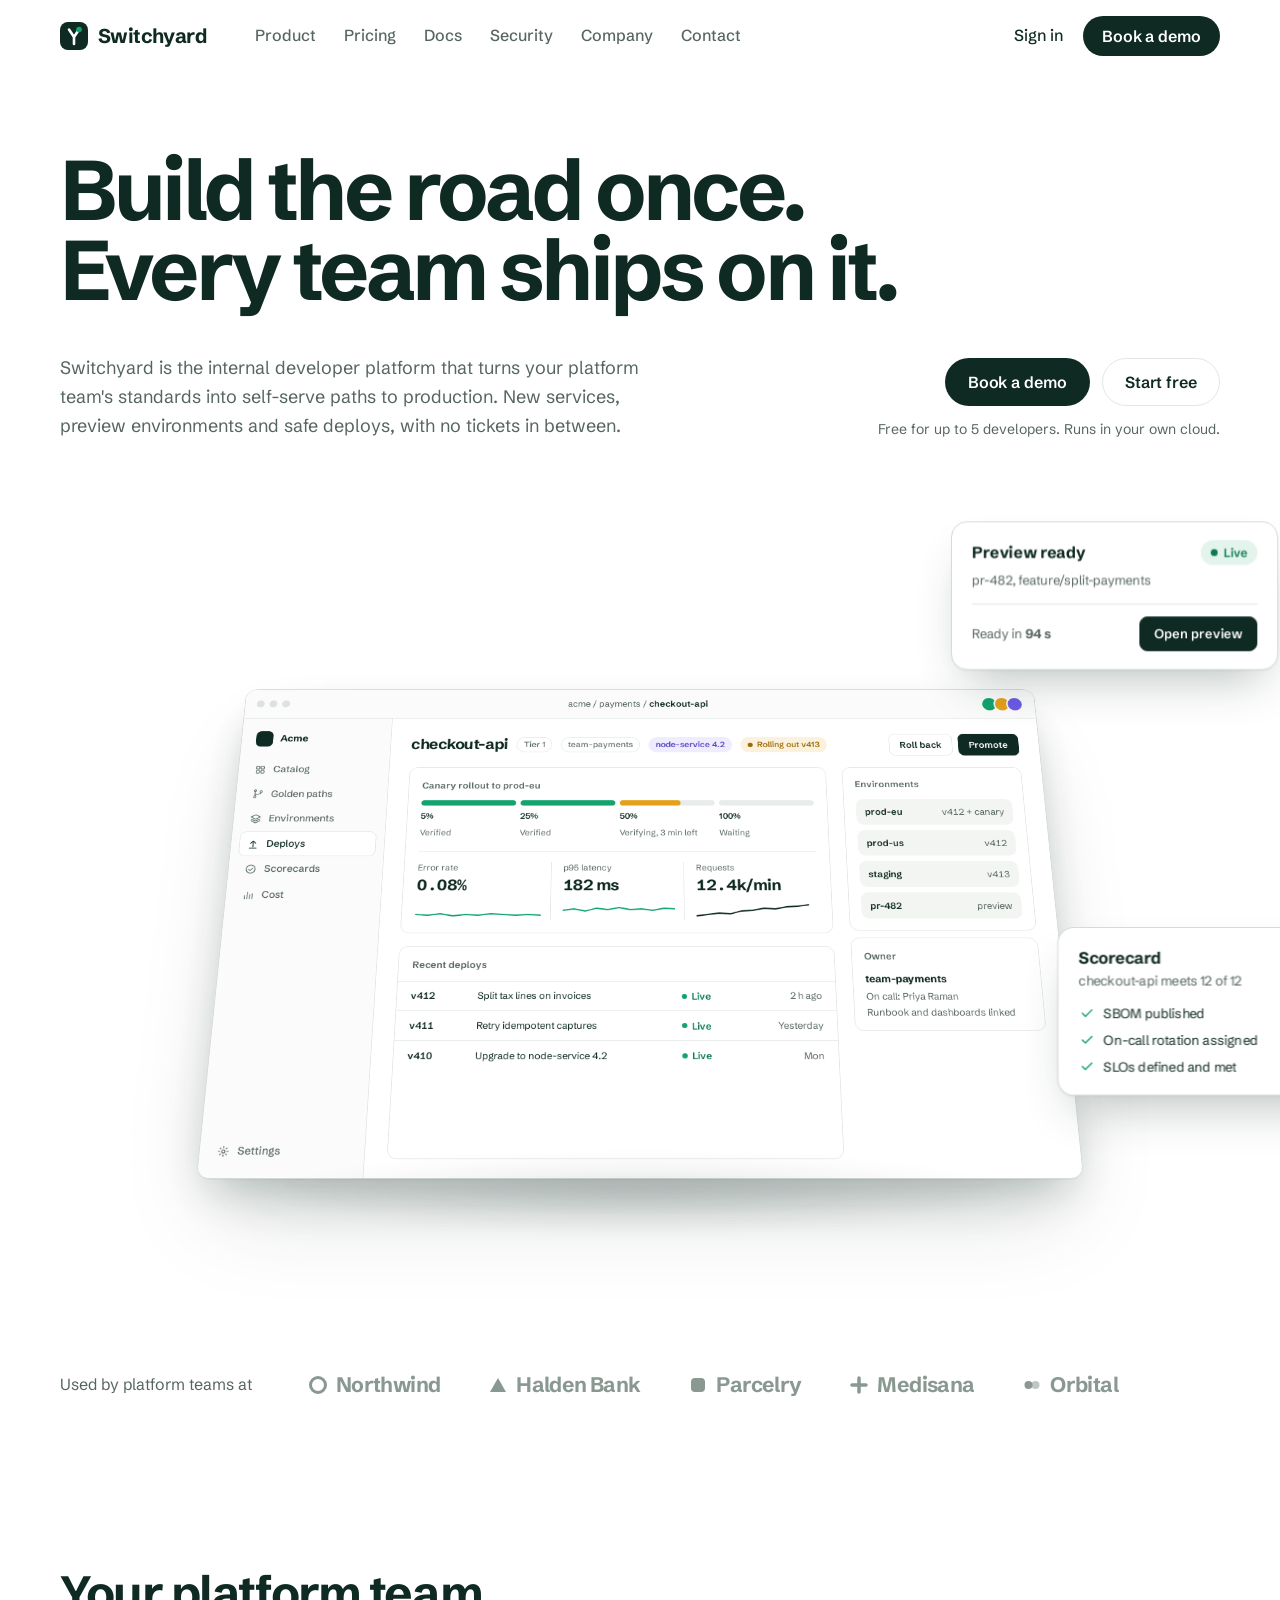
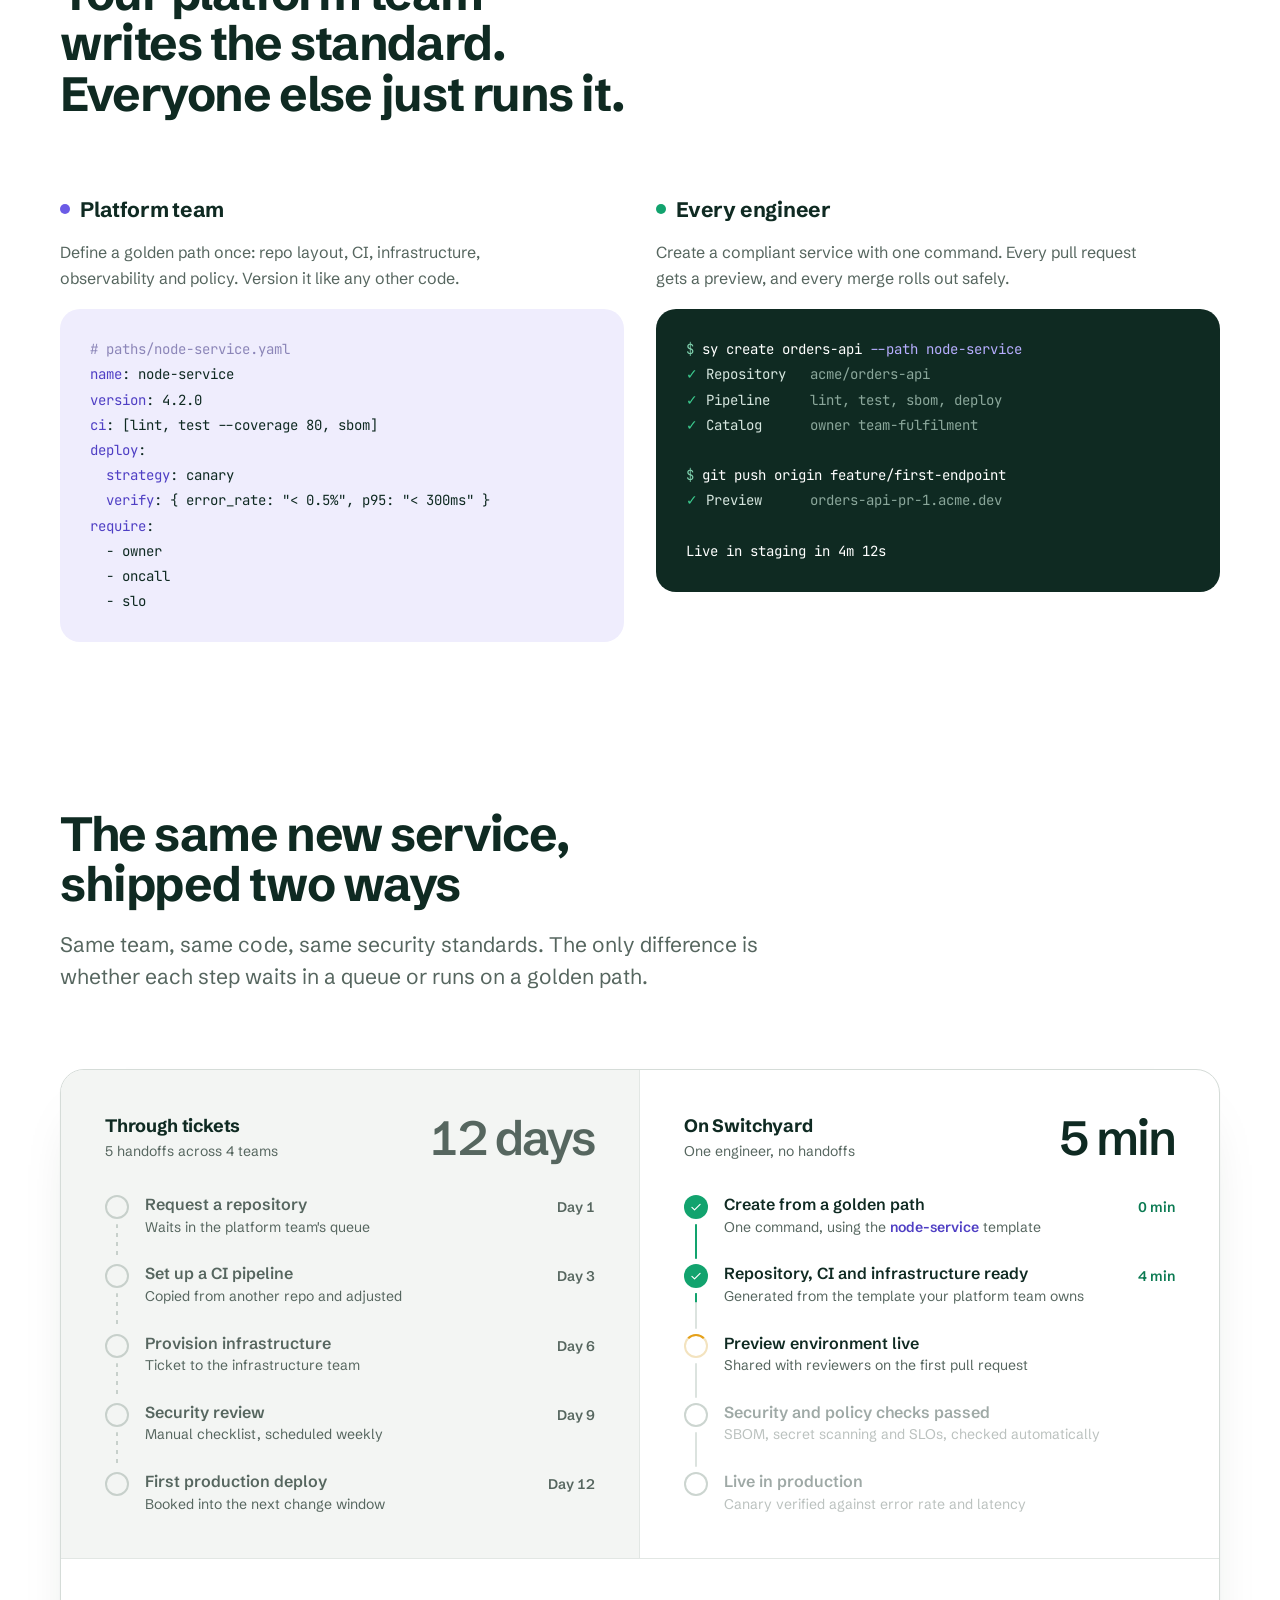
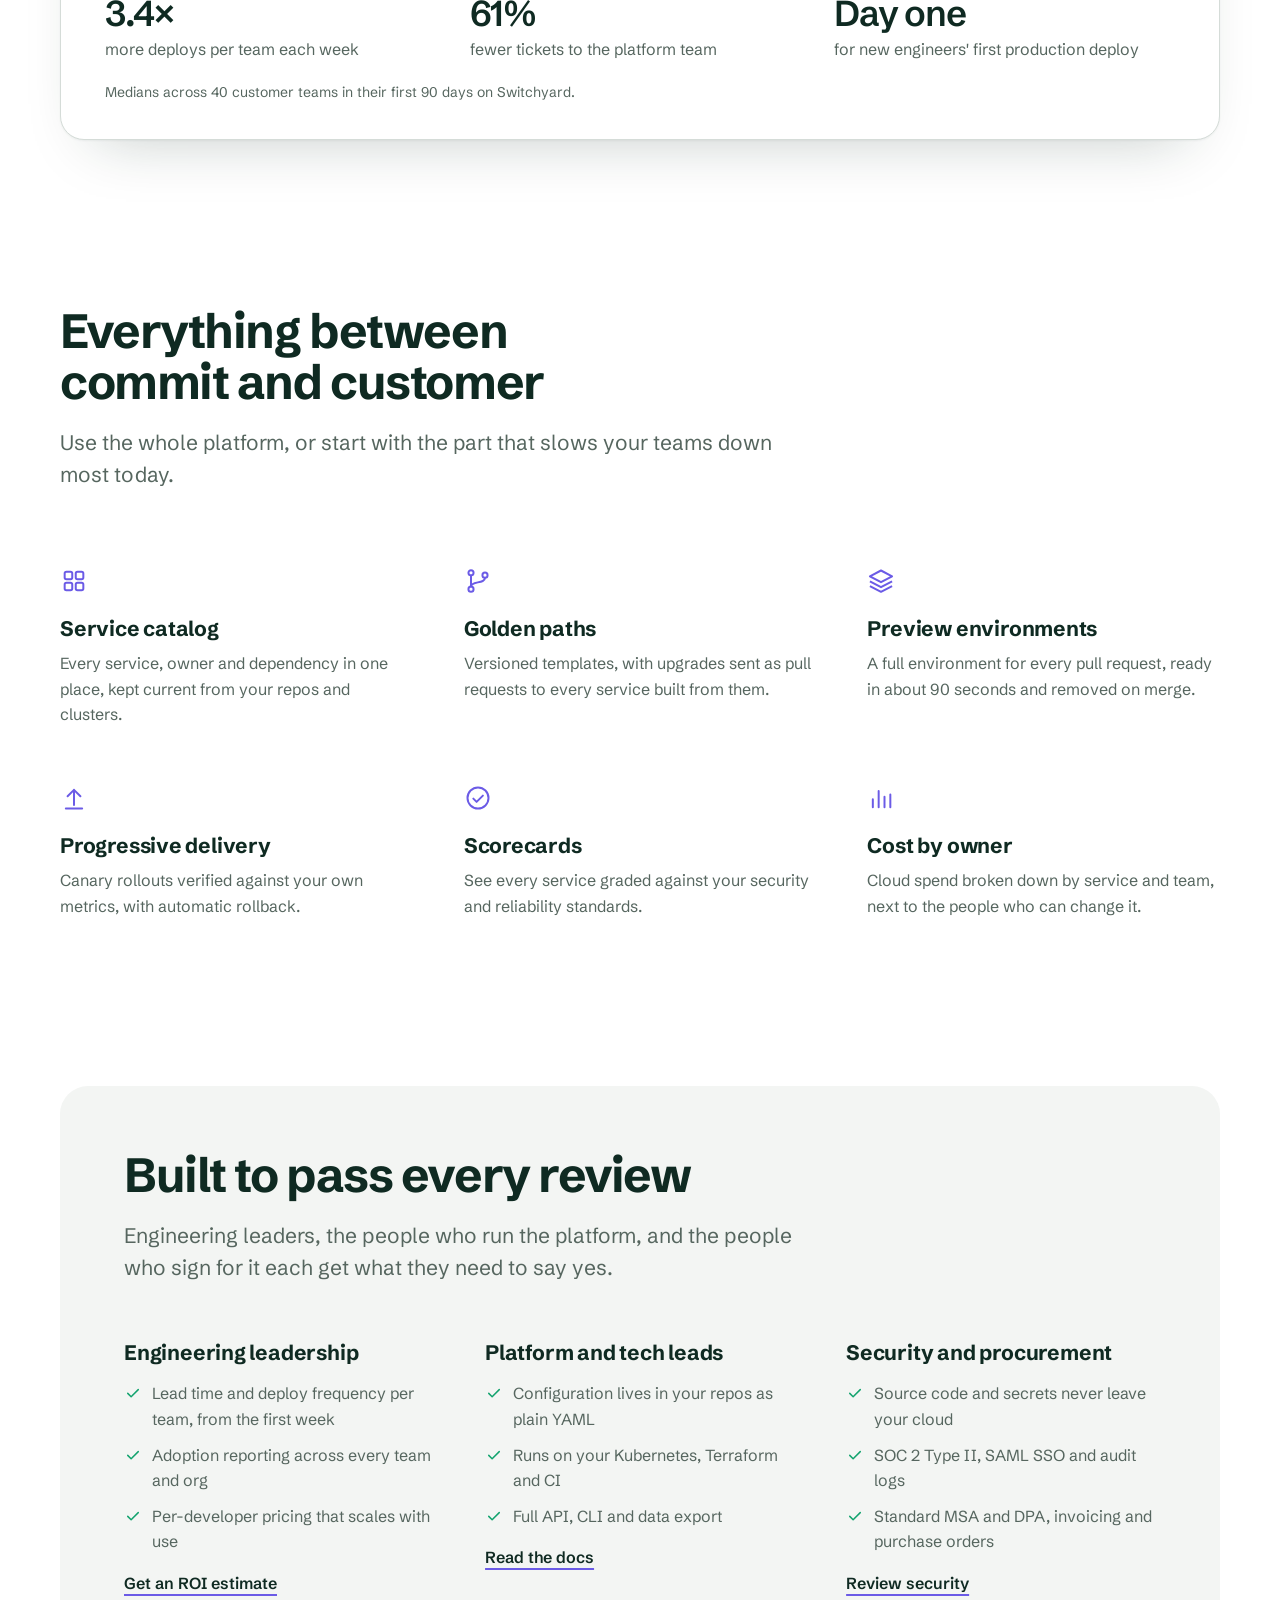
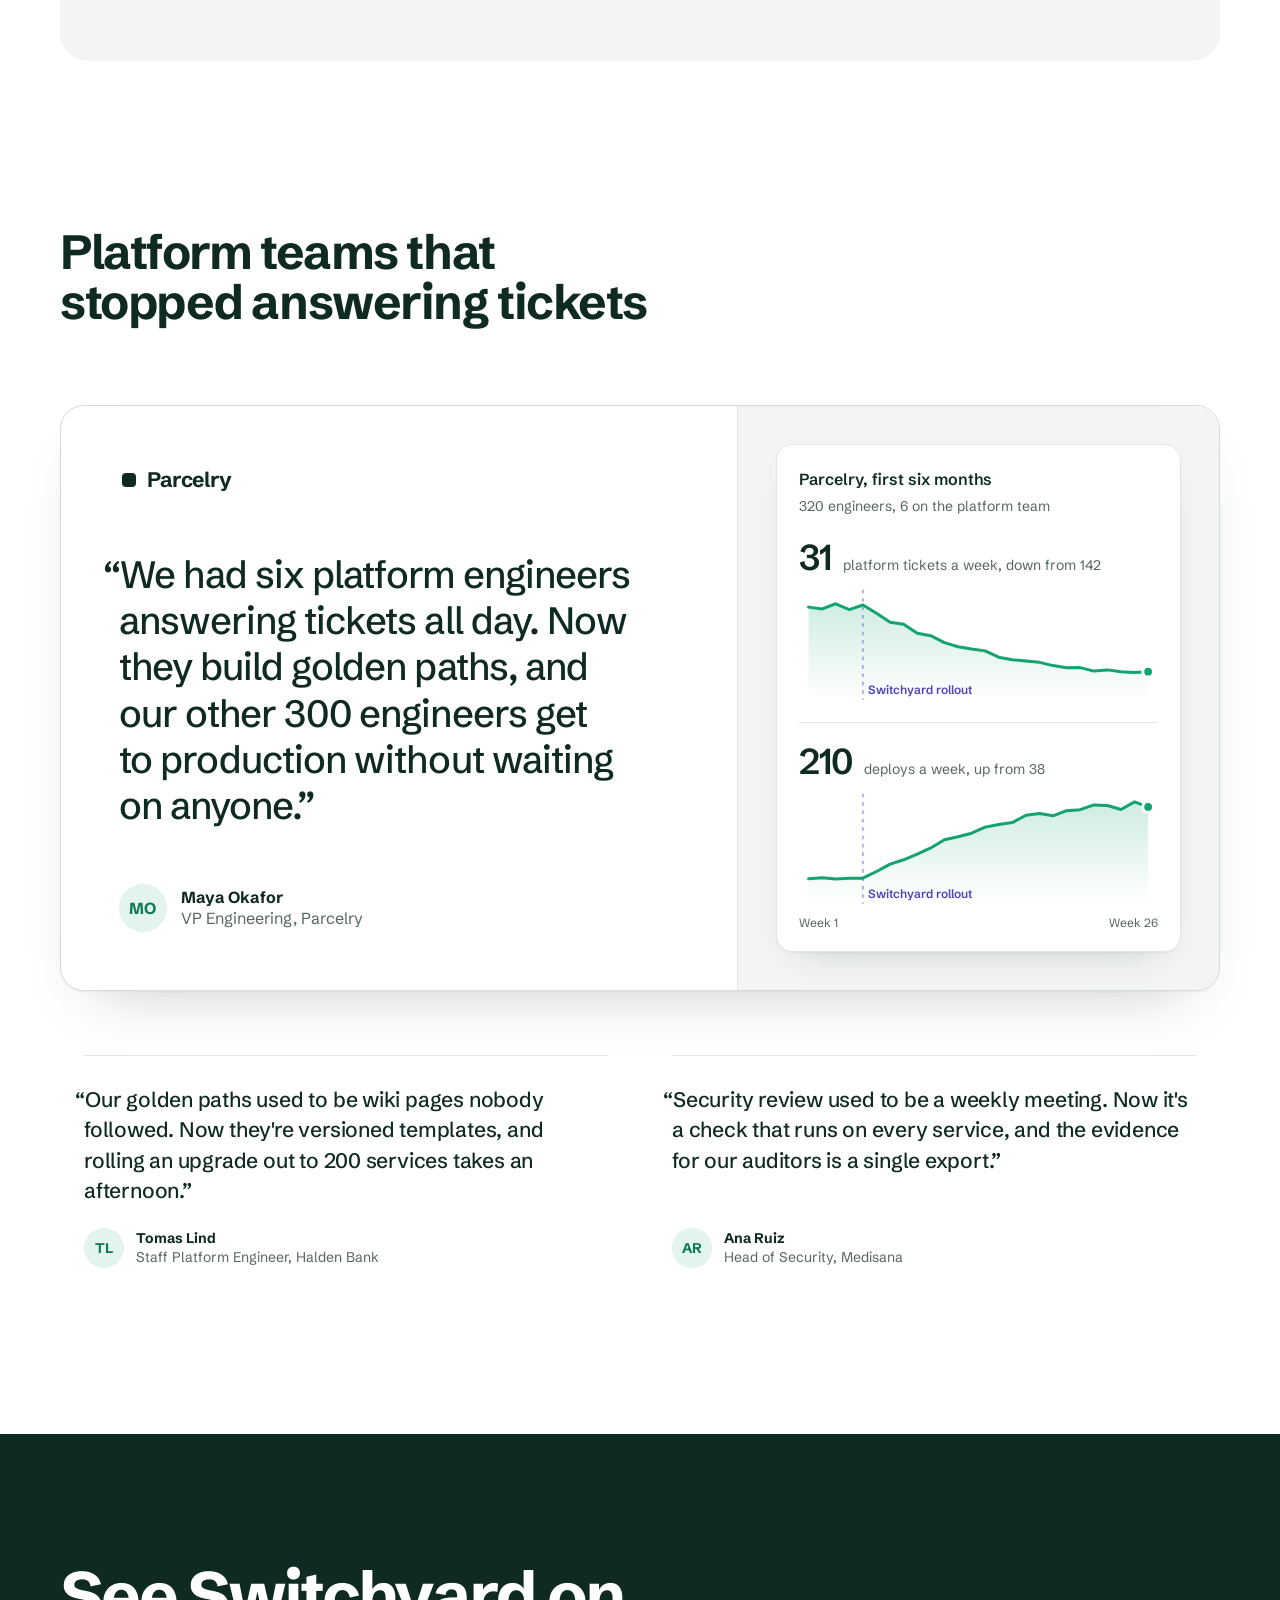
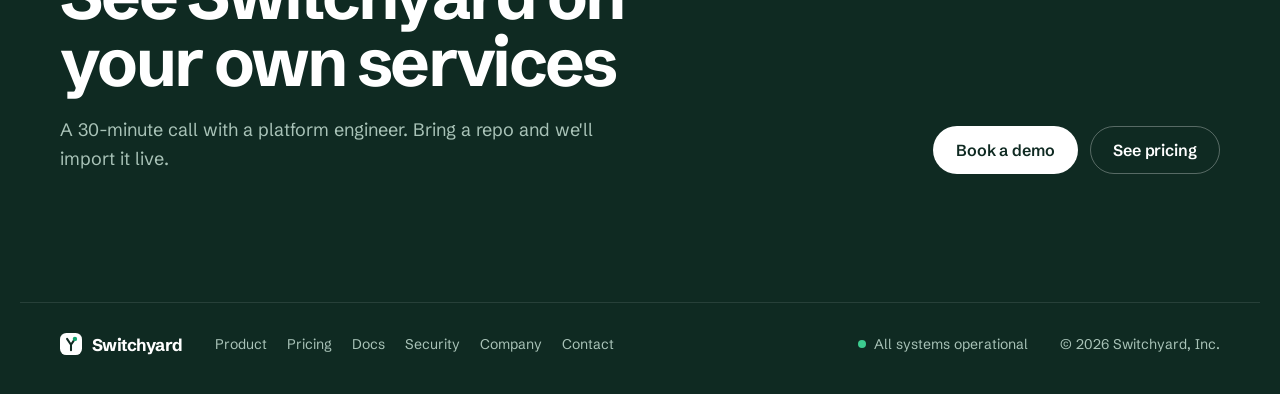
<file: site/index.html>
<!doctype html>
<html lang="en">
<head>
<meta charset="utf-8">
<meta name="viewport" content="width=device-width, initial-scale=1">
<title>Switchyard, the internal developer platform</title>
<meta name="description" content="Switchyard turns your platform team's standards into self-serve paths to production: new services, preview environments and safe deploys without tickets.">
<link rel="icon" href="assets/mark.svg" type="image/svg+xml">
<link rel="preconnect" href="https://fonts.googleapis.com">
<link rel="preconnect" href="https://fonts.gstatic.com" crossorigin>
<link href="https://fonts.googleapis.com/css2?family=Schibsted+Grotesk:wght@400;500;600;700&family=JetBrains+Mono:wght@400;500&display=swap" rel="stylesheet">
<link rel="stylesheet" href="assets/styles.css">
</head>
<body>
<svg width="0" height="0" style="position:absolute" aria-hidden="true">
  <defs>
    <g id="i-catalog" fill="none" stroke="currentColor" stroke-width="1.7" stroke-linejoin="round"><rect x="4" y="4" width="6.5" height="6.5" rx="1.5"/><rect x="13.5" y="4" width="6.5" height="6.5" rx="1.5"/><rect x="4" y="13.5" width="6.5" height="6.5" rx="1.5"/><rect x="13.5" y="13.5" width="6.5" height="6.5" rx="1.5"/></g>
    <g id="i-paths" fill="none" stroke="currentColor" stroke-width="1.7" stroke-linecap="round"><circle cx="6" cy="5" r="2.2"/><circle cx="6" cy="19" r="2.2"/><circle cx="18" cy="7" r="2.2"/><path d="M6 7.2v9.6M18 9.2c0 5.5-12 2.5-12 7.6"/></g>
    <g id="i-envs" fill="none" stroke="currentColor" stroke-width="1.7" stroke-linejoin="round"><path d="M12 3 2.5 8 12 13l9.5-5L12 3Z"/><path d="M2.5 12.3 12 17.3l9.5-5M2.5 16.3 12 21.3l9.5-5"/></g>
    <g id="i-deploy" fill="none" stroke="currentColor" stroke-width="1.7" stroke-linecap="round" stroke-linejoin="round"><path d="M12 18V5M6.5 10.5 12 5l5.5 5.5M5 21h14"/></g>
    <g id="i-score" fill="none" stroke="currentColor" stroke-width="1.7" stroke-linecap="round" stroke-linejoin="round"><circle cx="12" cy="12" r="9"/><path d="m8 12.5 2.8 2.8L16.2 10"/></g>
    <g id="i-cost" fill="none" stroke="currentColor" stroke-width="1.7" stroke-linecap="round"><path d="M5 20v-7M10 20V6M15 20v-9M20 20V9"/></g>
    <g id="i-gear" fill="none" stroke="currentColor" stroke-width="1.7" stroke-linecap="round"><circle cx="12" cy="12" r="3"/><path d="M12 2.5v3M12 18.5v3M2.5 12h3M18.5 12h3M5.3 5.3l2.1 2.1M16.6 16.6l2.1 2.1M5.3 18.7l2.1-2.1M16.6 7.4l2.1-2.1"/></g>
    <g id="i-check" fill="none" stroke="currentColor" stroke-width="2" stroke-linecap="round" stroke-linejoin="round"><path d="m5 12.5 4.5 4.5L19 7.5"/></g>
    <g id="i-mark-light"><rect width="28" height="28" rx="8" fill="#fff"/><path d="M14 22v-7M14 15 9 7.5M14 15l5-7.5" fill="none" stroke="#0F2A22" stroke-width="2.6" stroke-linecap="round"/><circle cx="19" cy="7.5" r="2.8" fill="#12A36E"/></g>
    <g id="i-mark"><rect width="28" height="28" rx="8" fill="#0F2A22"/><path d="M14 22v-7M14 15 9 7.5M14 15l5-7.5" fill="none" stroke="#fff" stroke-width="2.6" stroke-linecap="round"/><circle cx="19" cy="7.5" r="2.8" fill="#12A36E"/></g>
  </defs>
</svg>

<a class="skip" href="#main">Skip to content</a>

<header class="header">
  <div class="wrap header__row">
    <a class="brand" href="index.html" aria-label="Switchyard home"><svg viewBox="0 0 28 28" aria-hidden="true"><use href="#i-mark"/></svg>Switchyard</a>
    <button class="menu-btn" type="button" aria-expanded="false" aria-label="Open menu"><svg width="18" height="12" viewBox="0 0 18 12" aria-hidden="true"><path d="M0 1h18M0 6h18M0 11h18" stroke="currentColor" stroke-width="1.8"/></svg></button>
    <nav class="nav" aria-label="Main">
      <a href="product.html">Product</a>
      <a href="pricing.html">Pricing</a>
      <a href="docs.html">Docs</a>
      <a href="security.html">Security</a>
      <a href="company.html">Company</a>
      <a href="contact.html">Contact</a>
    </nav>
    <div class="header__actions">
      <a class="signin" href="#">Sign in</a>
      <a class="btn btn--solid" href="contact.html">Book a demo</a>
    </div>
  </div>
</header>

<main id="main">
  <section class="hero">
    <div class="wrap">
      <div class="hero__head">
        <h1><span>Build the road once.</span> <span>Every team ships on it.</span></h1>
        <div class="hero__row">
          <p>Switchyard is the internal developer platform that turns your platform team's standards into self-serve paths to production. New services, preview environments and safe deploys, with no tickets in between.</p>
          <div class="hero__cta">
            <div class="btn-row">
              <a class="btn btn--solid" href="contact.html">Book a demo</a>
              <a class="btn btn--line" href="pricing.html">Start free</a>
            </div>
            <p class="hero__note">Free for up to 5 developers. Runs in your own cloud.</p>
          </div>
        </div>
      </div>
    </div>

    <div class="wrap stage" id="stage">
      <div class="stage__frame" role="img" aria-label="The Switchyard app showing a canary rollout of checkout-api at 50 percent with healthy metrics, alongside a ready preview environment, an A grade scorecard, and a terminal creating a new service in about four minutes.">
        <div class="rig" aria-hidden="true">
          <div class="floor" data-layer="floor"></div>

          <div class="win" data-layer="win">
            <div class="win__body">
              <div class="ui-bar">
                <span class="ui-dots"><i></i><i></i><i></i></span>
                <span class="ui-crumbs">acme / payments / <b>checkout-api</b></span>
                <span class="ui-people"><i style="--c:#12A36E"></i><i style="--c:#E5A019"></i><i style="--c:#6B5BE6"></i></span>
              </div>
              <div class="ui-main">
                <div class="ui-side">
                  <div class="ui-org"><i></i>Acme</div>
                  <span class="ui-nav"><svg viewBox="0 0 24 24"><use href="#i-catalog"/></svg>Catalog</span>
                  <span class="ui-nav"><svg viewBox="0 0 24 24"><use href="#i-paths"/></svg>Golden paths</span>
                  <span class="ui-nav"><svg viewBox="0 0 24 24"><use href="#i-envs"/></svg>Environments</span>
                  <span class="ui-nav is-on"><svg viewBox="0 0 24 24"><use href="#i-deploy"/></svg>Deploys</span>
                  <span class="ui-nav"><svg viewBox="0 0 24 24"><use href="#i-score"/></svg>Scorecards</span>
                  <span class="ui-nav"><svg viewBox="0 0 24 24"><use href="#i-cost"/></svg>Cost</span>
                  <span class="ui-nav ui-nav--end"><svg viewBox="0 0 24 24"><use href="#i-gear"/></svg>Settings</span>
                </div>
                <div class="ui-content">
                  <div class="ui-title">
                    <h4>checkout-api</h4>
                    <span class="ui-tag">Tier 1</span>
                    <span class="ui-tag">team-payments</span>
                    <span class="ui-tag ui-tag--path">node-service 4.2</span>
                    <span class="ui-pill ui-pill--amber">Rolling out v413</span>
                    <span class="ui-actions"><span class="ui-btn">Roll back</span><span class="ui-btn ui-btn--dark">Promote</span></span>
                  </div>

                  <div class="ui-card ui-rollout">
                    <h5>Canary rollout to prod-eu</h5>
                    <div class="ui-track">
                      <div class="ui-step" style="--fill:100%"><span></span><b>5%</b>Verified</div>
                      <div class="ui-step" style="--fill:100%"><span></span><b>25%</b>Verified</div>
                      <div class="ui-step is-live" style="--fill:64%"><span></span><b>50%</b>Verifying, 3 min left</div>
                      <div class="ui-step"><span></span><b>100%</b>Waiting</div>
                    </div>
                    <div class="ui-metrics">
                      <div class="ui-metric"><small>Error rate</small><strong>0.08%</strong>
                        <svg viewBox="0 0 100 28" preserveAspectRatio="none"><polyline points="0,20 10,21 20,19 30,22 40,20 50,21 60,19 70,20 80,21 90,20 100,21" fill="none" stroke="#12A36E" stroke-width="1.8" vector-effect="non-scaling-stroke"/></svg></div>
                      <div class="ui-metric"><small>p95 latency</small><strong>182 ms</strong>
                        <svg viewBox="0 0 100 28" preserveAspectRatio="none"><polyline points="0,14 10,12 20,15 30,11 40,13 50,10 60,13 70,12 80,14 90,11 100,12" fill="none" stroke="#12A36E" stroke-width="1.8" vector-effect="non-scaling-stroke"/></svg></div>
                      <div class="ui-metric"><small>Requests</small><strong>12.4k/min</strong>
                        <svg viewBox="0 0 100 28" preserveAspectRatio="none"><polyline points="0,22 10,20 20,18 30,19 40,15 50,14 60,11 70,12 80,9 90,8 100,6" fill="none" stroke="#0F2A22" stroke-width="1.8" vector-effect="non-scaling-stroke"/></svg></div>
                    </div>
                  </div>

                  <div class="ui-envs">
                    <div class="ui-card" style="padding:16px">
                      <h5>Environments</h5>
                      <div style="display:grid; gap:8px">
                        <div class="ui-env"><b>prod-eu</b><span>v412 + canary</span></div>
                        <div class="ui-env"><b>prod-us</b><span>v412</span></div>
                        <div class="ui-env"><b>staging</b><span>v413</span></div>
                        <div class="ui-env"><b>pr-482</b><span>preview</span></div>
                      </div>
                    </div>
                    <div class="ui-card" style="padding:16px">
                      <h5>Owner</h5>
                      <div style="display:grid; gap:4px; font-size:13px"><b style="font-size:14px">team-payments</b><span class="muted">On call: Priya Raman</span><span class="muted">Runbook and dashboards linked</span></div>
                    </div>
                  </div>

                  <div class="ui-card ui-deploys">
                    <h5>Recent deploys</h5>
                    <table class="ui-table">
                      <tr><td>v412</td><td>Split tax lines on invoices</td><td><span class="ui-ok">Live</span></td><td>2 h ago</td></tr>
                      <tr><td>v411</td><td>Retry idempotent captures</td><td><span class="ui-ok">Live</span></td><td>Yesterday</td></tr>
                      <tr><td>v410</td><td>Upgrade to node-service 4.2</td><td><span class="ui-ok">Live</span></td><td>Mon</td></tr>
                    </table>
                  </div>
                </div>
              </div>
            </div>
          </div>

          <div class="p-preview" data-layer="preview">
            <div class="panel">
              <div class="panel__head"><strong>Preview ready</strong><span class="ui-pill ui-pill--jade">Live</span></div>
              <p class="muted">pr-482, feature/split-payments</p>
              <div class="panel__foot"><span class="muted">Ready in <b>94 s</b></span><span class="ui-btn ui-btn--dark">Open preview</span></div>
            </div>
          </div>

          <div class="p-score" data-layer="score">
            <div class="panel">
              <div class="panel__head"><span><strong>Scorecard</strong><br><span class="muted">checkout-api meets 12 of 12</span></span><span class="grade">A</span></div>
              <ul class="checks">
                <li><svg viewBox="0 0 24 24"><use href="#i-check"/></svg>SBOM published</li>
                <li><svg viewBox="0 0 24 24"><use href="#i-check"/></svg>On-call rotation assigned</li>
                <li><svg viewBox="0 0 24 24"><use href="#i-check"/></svg>SLOs defined and met</li>
              </ul>
            </div>
          </div>

          <div class="p-term" data-layer="term">
            <div class="panel panel--term">
              <div class="term__bar"><i></i><i></i><i></i></div>
<pre class="term"><span class="p">$</span> <span class="hi">sy create orders-api <span class="path">--path node-service</span></span>
<span class="ok">✓</span> Repository   <span class="dim">acme/orders-api</span>
<span class="ok">✓</span> Pipeline     <span class="dim">lint, test, sbom, deploy</span>
<span class="ok">✓</span> Preview      <span class="dim">orders-api-pr-1.acme.dev</span>
<span class="hi">Live in staging in 4m 12s</span></pre>
            </div>
          </div>
        </div>
      </div>
    </div>
  </section>

  <section class="customers">
    <div class="wrap customers__row">
      <p>Used by platform teams at</p>
      <span class="wordmark"><svg viewBox="0 0 20 20" aria-hidden="true"><circle cx="10" cy="10" r="7.5" fill="none" stroke="currentColor" stroke-width="3"/></svg>Northwind</span>
      <span class="wordmark"><svg viewBox="0 0 20 20" aria-hidden="true"><path d="M2 17 10 3l8 14z" fill="currentColor"/></svg>Halden Bank</span>
      <span class="wordmark"><svg viewBox="0 0 20 20" aria-hidden="true"><rect x="3" y="3" width="14" height="14" rx="4" fill="currentColor"/></svg>Parcelry</span>
      <span class="wordmark"><svg viewBox="0 0 20 20" aria-hidden="true"><path d="M3 10h14M10 3v14" stroke="currentColor" stroke-width="3.5" stroke-linecap="round"/></svg>Medisana</span>
      <span class="wordmark"><svg viewBox="0 0 20 20" aria-hidden="true"><circle cx="6.5" cy="10" r="4" fill="currentColor"/><circle cx="13.5" cy="10" r="4" fill="currentColor" opacity=".55"/></svg>Orbital</span>
    </div>
  </section>

  <section class="section">
    <div class="wrap">
      <div class="section-intro">
        <h2>Your platform team writes the standard. Everyone else just runs it.</h2>
      </div>
      <div class="pair">
        <div class="pair__item">
          <h3 style="--c: var(--iris)">Platform team</h3>
          <p>Define a golden path once: repo layout, CI, infrastructure, observability and policy. Version it like any other code.</p>
<pre class="code code--light"><span class="c"># paths/node-service.yaml</span>
<span class="k">name</span>: node-service
<span class="k">version</span>: 4.2.0
<span class="k">ci</span>: [lint, test --coverage 80, sbom]
<span class="k">deploy</span>:
  <span class="k">strategy</span>: canary
  <span class="k">verify</span>: { error_rate: "&lt; 0.5%", p95: "&lt; 300ms" }
<span class="k">require</span>:
  - owner
  - oncall
  - slo</pre>
        </div>
        <div class="pair__item">
          <h3 style="--c: var(--jade)">Every engineer</h3>
          <p>Create a compliant service with one command. Every pull request gets a preview, and every merge rolls out safely.</p>
<pre class="code code--dark"><span class="p">$</span> <span class="hi">sy create orders-api <span class="path">--path node-service</span></span>
<span class="ok">✓</span> Repository   <span class="dim">acme/orders-api</span>
<span class="ok">✓</span> Pipeline     <span class="dim">lint, test, sbom, deploy</span>
<span class="ok">✓</span> Catalog      <span class="dim">owner team-fulfilment</span>

<span class="p">$</span> <span class="hi">git push origin feature/first-endpoint</span>
<span class="ok">✓</span> Preview      <span class="dim">orders-api-pr-1.acme.dev</span>

<span class="hi">Live in staging in 4m 12s</span></pre>
        </div>
      </div>
    </div>
  </section>

  <section class="section">
    <div class="wrap">
      <div class="section-intro">
        <h2>The same new service, shipped two ways</h2>
        <p>Same team, same code, same security standards. The only difference is whether each step waits in a queue or runs on a golden path.</p>
      </div>

      <div class="race" data-race>
        <div class="race__col race__col--old">
          <div class="race__head">
            <div><h3>Through tickets</h3><p>5 handoffs across 4 teams</p></div>
            <strong class="race__total">12 days</strong>
          </div>
          <ol class="run run--old">
            <li><span class="run__node" aria-hidden="true"></span><div class="run__text"><b>Request a repository</b><span>Waits in the platform team's queue</span></div><time>Day 1</time></li>
            <li><span class="run__node" aria-hidden="true"></span><div class="run__text"><b>Set up a CI pipeline</b><span>Copied from another repo and adjusted</span></div><time>Day 3</time></li>
            <li><span class="run__node" aria-hidden="true"></span><div class="run__text"><b>Provision infrastructure</b><span>Ticket to the infrastructure team</span></div><time>Day 6</time></li>
            <li><span class="run__node" aria-hidden="true"></span><div class="run__text"><b>Security review</b><span>Manual checklist, scheduled weekly</span></div><time>Day 9</time></li>
            <li><span class="run__node" aria-hidden="true"></span><div class="run__text"><b>First production deploy</b><span>Booked into the next change window</span></div><time>Day 12</time></li>
          </ol>
        </div>

        <div class="race__col race__col--new">
          <div class="race__head">
            <div><h3>On Switchyard</h3><p>One engineer, no handoffs</p></div>
            <strong class="race__total"><span data-clock>25</span> min</strong>
          </div>
          <ol class="run run--new">
            <li data-at="0"><span class="run__node" aria-hidden="true"><svg viewBox="0 0 24 24"><use href="#i-check"/></svg></span><div class="run__text"><b>Create from a golden path</b><span>One command, using the <span class="path-name">node-service</span> template</span></div><time>0 min</time></li>
            <li data-at="4"><span class="run__node" aria-hidden="true"><svg viewBox="0 0 24 24"><use href="#i-check"/></svg></span><div class="run__text"><b>Repository, CI and infrastructure ready</b><span>Generated from the template your platform team owns</span></div><time>4 min</time></li>
            <li data-at="11"><span class="run__node" aria-hidden="true"><svg viewBox="0 0 24 24"><use href="#i-check"/></svg></span><div class="run__text"><b>Preview environment live</b><span>Shared with reviewers on the first pull request</span></div><time>11 min</time></li>
            <li data-at="19"><span class="run__node" aria-hidden="true"><svg viewBox="0 0 24 24"><use href="#i-check"/></svg></span><div class="run__text"><b>Security and policy checks passed</b><span>SBOM, secret scanning and SLOs, checked automatically</span></div><time>19 min</time></li>
            <li data-at="25"><span class="run__node" aria-hidden="true"><svg viewBox="0 0 24 24"><use href="#i-check"/></svg></span><div class="run__text"><b>Live in production</b><span>Canary verified against error rate and latency</span></div><time>25 min</time></li>
          </ol>
          <button class="race__replay" type="button" hidden>Run again</button>
        </div>

        <div class="race__foot">
          <dl class="race__facts">
            <div><dt>3.4&times;</dt><dd>more deploys per team each week</dd></div>
            <div><dt>61%</dt><dd>fewer tickets to the platform team</dd></div>
            <div><dt>Day one</dt><dd>for new engineers' first production deploy</dd></div>
          </dl>
          <p>Medians across 40 customer teams in their first 90 days on Switchyard.</p>
        </div>
      </div>
    </div>
  </section>

  <section class="section">
    <div class="wrap">
      <div class="section-intro">
        <h2>Everything between commit and customer</h2>
        <p>Use the whole platform, or start with the part that slows your teams down most today.</p>
      </div>
      <div class="caps">
        <div class="cap"><svg viewBox="0 0 24 24" aria-hidden="true"><use href="#i-catalog"/></svg><h3>Service catalog</h3><p>Every service, owner and dependency in one place, kept current from your repos and clusters.</p></div>
        <div class="cap"><svg viewBox="0 0 24 24" aria-hidden="true"><use href="#i-paths"/></svg><h3>Golden paths</h3><p>Versioned templates, with upgrades sent as pull requests to every service built from them.</p></div>
        <div class="cap"><svg viewBox="0 0 24 24" aria-hidden="true"><use href="#i-envs"/></svg><h3>Preview environments</h3><p>A full environment for every pull request, ready in about 90 seconds and removed on merge.</p></div>
        <div class="cap"><svg viewBox="0 0 24 24" aria-hidden="true"><use href="#i-deploy"/></svg><h3>Progressive delivery</h3><p>Canary rollouts verified against your own metrics, with automatic rollback.</p></div>
        <div class="cap"><svg viewBox="0 0 24 24" aria-hidden="true"><use href="#i-score"/></svg><h3>Scorecards</h3><p>See every service graded against your security and reliability standards.</p></div>
        <div class="cap"><svg viewBox="0 0 24 24" aria-hidden="true"><use href="#i-cost"/></svg><h3>Cost by owner</h3><p>Cloud spend broken down by service and team, next to the people who can change it.</p></div>
      </div>
    </div>
  </section>

  <section class="section">
    <div class="wrap">
      <div class="reviews">
        <div class="section-intro">
          <h2>Built to pass every review</h2>
          <p>Engineering leaders, the people who run the platform, and the people who sign for it each get what they need to say yes.</p>
        </div>
        <div class="reviews__grid">
          <div class="review">
            <h3>Engineering leadership</h3>
            <ul>
              <li><svg viewBox="0 0 24 24" aria-hidden="true"><use href="#i-check"/></svg>Lead time and deploy frequency per team, from the first week</li>
              <li><svg viewBox="0 0 24 24" aria-hidden="true"><use href="#i-check"/></svg>Adoption reporting across every team and org</li>
              <li><svg viewBox="0 0 24 24" aria-hidden="true"><use href="#i-check"/></svg>Per-developer pricing that scales with use</li>
            </ul>
            <a href="contact.html">Get an ROI estimate</a>
          </div>
          <div class="review">
            <h3>Platform and tech leads</h3>
            <ul>
              <li><svg viewBox="0 0 24 24" aria-hidden="true"><use href="#i-check"/></svg>Configuration lives in your repos as plain YAML</li>
              <li><svg viewBox="0 0 24 24" aria-hidden="true"><use href="#i-check"/></svg>Runs on your Kubernetes, Terraform and CI</li>
              <li><svg viewBox="0 0 24 24" aria-hidden="true"><use href="#i-check"/></svg>Full API, CLI and data export</li>
            </ul>
            <a href="docs.html">Read the docs</a>
          </div>
          <div class="review">
            <h3>Security and procurement</h3>
            <ul>
              <li><svg viewBox="0 0 24 24" aria-hidden="true"><use href="#i-check"/></svg>Source code and secrets never leave your cloud</li>
              <li><svg viewBox="0 0 24 24" aria-hidden="true"><use href="#i-check"/></svg>SOC 2 Type II, SAML SSO and audit logs</li>
              <li><svg viewBox="0 0 24 24" aria-hidden="true"><use href="#i-check"/></svg>Standard MSA and DPA, invoicing and purchase orders</li>
            </ul>
            <a href="security.html">Review security</a>
          </div>
        </div>
      </div>
    </div>
  </section>

  <section class="section">
    <div class="wrap">
      <div class="section-intro">
        <h2>Platform teams that stopped answering tickets</h2>
      </div>

      <div class="story" data-story>
        <figure class="story__quote">
          <span class="wordmark story__brand"><svg viewBox="0 0 20 20" aria-hidden="true"><rect x="3" y="3" width="14" height="14" rx="4" fill="currentColor"/></svg>Parcelry</span>
          <blockquote><p><span class="hang">&ldquo;</span>We had six platform engineers answering tickets all day. Now they build golden paths, and our other 300 engineers get to production without waiting on anyone.&rdquo;</p></blockquote>
          <figcaption class="story__person"><span class="avatar" aria-hidden="true">MO</span><span><strong>Maya Okafor</strong><span class="muted">VP Engineering, Parcelry</span></span></figcaption>
        </figure>

        <div class="story__data">
          <div class="story__card">
            <div class="story__head"><b>Parcelry, first six months</b><span>320 engineers, 6 on the platform team</span></div>
            <div class="metric">
              <p class="metric__row"><strong>31</strong><span>platform tickets a week, down from 142</span></p>
              <svg class="chart" viewBox="0 0 300 96" role="img" aria-label="Weekly platform tickets fall from 142 to 31 over 26 weeks after the Switchyard rollout.">
                <defs><linearGradient id="g-tickets" x1="0" y1="0" x2="0" y2="1"><stop offset="0" stop-color="#12A36E" stop-opacity=".2"/><stop offset="1" stop-color="#12A36E" stop-opacity="0"/></linearGradient></defs>
                <path class="chart__rollout" d="M53.4 4 V96"/>
                <text class="chart__label" x="58" y="91">Switchyard rollout</text>
                <path class="chart__area" d="M8.0 18.5 L19.4 20.0 L30.7 15.7 L42.1 20.6 L53.4 16.7 L64.8 23.7 L76.2 31.2 L87.5 32.9 L98.9 40.4 L110.2 42.4 L121.6 48.2 L133.0 51.6 L144.3 53.5 L155.7 55.1 L167.0 60.4 L178.4 62.5 L189.8 63.5 L201.1 64.7 L212.5 67.4 L223.8 69.2 L235.2 69.1 L246.6 72.0 L257.9 71.0 L269.3 72.6 L280.6 73.1 L292.0 72.5 L292.0 96 L8.0 96 Z" fill="url(#g-tickets)"/>
                <path class="chart__line" d="M8.0 18.5 L19.4 20.0 L30.7 15.7 L42.1 20.6 L53.4 16.7 L64.8 23.7 L76.2 31.2 L87.5 32.9 L98.9 40.4 L110.2 42.4 L121.6 48.2 L133.0 51.6 L144.3 53.5 L155.7 55.1 L167.0 60.4 L178.4 62.5 L189.8 63.5 L201.1 64.7 L212.5 67.4 L223.8 69.2 L235.2 69.1 L246.6 72.0 L257.9 71.0 L269.3 72.6 L280.6 73.1 L292.0 72.5" pathLength="1"/>
                <circle class="chart__dot" cx="292" cy="72.5" r="4.5"/>
              </svg>
            </div>
            <div class="metric">
              <p class="metric__row"><strong>210</strong><span>deploys a week, up from 38</span></p>
              <svg class="chart" viewBox="0 0 300 96" role="img" aria-label="Weekly production deploys rise from 38 to 210 over 26 weeks after the Switchyard rollout.">
                <defs><linearGradient id="g-deploys" x1="0" y1="0" x2="0" y2="1"><stop offset="0" stop-color="#12A36E" stop-opacity=".2"/><stop offset="1" stop-color="#12A36E" stop-opacity="0"/></linearGradient></defs>
                <path class="chart__rollout" d="M53.4 4 V96"/>
                <text class="chart__label" x="58" y="91">Switchyard rollout</text>
                <path class="chart__area" d="M8.0 75.1 L19.4 74.3 L30.7 75.3 L42.1 74.7 L53.4 74.6 L64.8 69.0 L76.2 62.8 L87.5 59.2 L98.9 54.4 L110.2 49.3 L121.6 42.5 L133.0 39.9 L144.3 37.0 L155.7 31.9 L167.0 29.7 L178.4 28.1 L189.8 22.0 L201.1 20.5 L212.5 22.4 L223.8 18.1 L235.2 17.3 L246.6 13.3 L257.9 13.8 L269.3 17.1 L280.6 10.8 L292.0 15.0 L292.0 96 L8.0 96 Z" fill="url(#g-deploys)"/>
                <path class="chart__line" d="M8.0 75.1 L19.4 74.3 L30.7 75.3 L42.1 74.7 L53.4 74.6 L64.8 69.0 L76.2 62.8 L87.5 59.2 L98.9 54.4 L110.2 49.3 L121.6 42.5 L133.0 39.9 L144.3 37.0 L155.7 31.9 L167.0 29.7 L178.4 28.1 L189.8 22.0 L201.1 20.5 L212.5 22.4 L223.8 18.1 L235.2 17.3 L246.6 13.3 L257.9 13.8 L269.3 17.1 L280.6 10.8 L292.0 15.0" pathLength="1"/>
                <circle class="chart__dot" cx="292" cy="15.0" r="4.5"/>
              </svg>
            </div>
            <div class="chart__axis" aria-hidden="true"><span>Week 1</span><span>Week 26</span></div>
          </div>
        </div>
      </div>

      <div class="voices">
        <figure class="voice">
          <blockquote><p><span class="hang">&ldquo;</span>Our golden paths used to be wiki pages nobody followed. Now they're versioned templates, and rolling an upgrade out to 200 services takes an afternoon.&rdquo;</p></blockquote>
          <figcaption><span class="avatar" aria-hidden="true">TL</span><span><strong>Tomas Lind</strong><span class="muted">Staff Platform Engineer, Halden Bank</span></span></figcaption>
        </figure>
        <figure class="voice">
          <blockquote><p><span class="hang">&ldquo;</span>Security review used to be a weekly meeting. Now it's a check that runs on every service, and the evidence for our auditors is a single export.&rdquo;</p></blockquote>
          <figcaption><span class="avatar" aria-hidden="true">AR</span><span><strong>Ana Ruiz</strong><span class="muted">Head of Security, Medisana</span></span></figcaption>
        </figure>
      </div>
    </div>
  </section>

  <section class="close">
    <div class="wrap close__inner">
      <div>
        <h2>See Switchyard on your own services</h2>
        <p>A 30-minute call with a platform engineer. Bring a repo and we'll import it live.</p>
      </div>
      <div class="btn-row">
        <a class="btn btn--light" href="contact.html">Book a demo</a>
        <a class="btn btn--ghost" href="pricing.html">See pricing</a>
      </div>
    </div>
  </section>
</main>

<footer class="footer">
  <div class="wrap footer__inner">
    <a class="brand" href="index.html" aria-label="Switchyard home"><svg viewBox="0 0 28 28" aria-hidden="true"><use href="#i-mark-light"/></svg>Switchyard</a>
    <nav aria-label="Footer">
      <a href="product.html">Product</a>
      <a href="pricing.html">Pricing</a>
      <a href="docs.html">Docs</a>
      <a href="security.html">Security</a>
      <a href="company.html">Company</a>
      <a href="contact.html">Contact</a>
    </nav>
    <a class="status" href="#">All systems operational</a>
    <span>&copy; 2026 Switchyard, Inc.</span>
  </div>
</footer>

<script src="assets/home.js" defer></script>
</body>
</html>
</file>
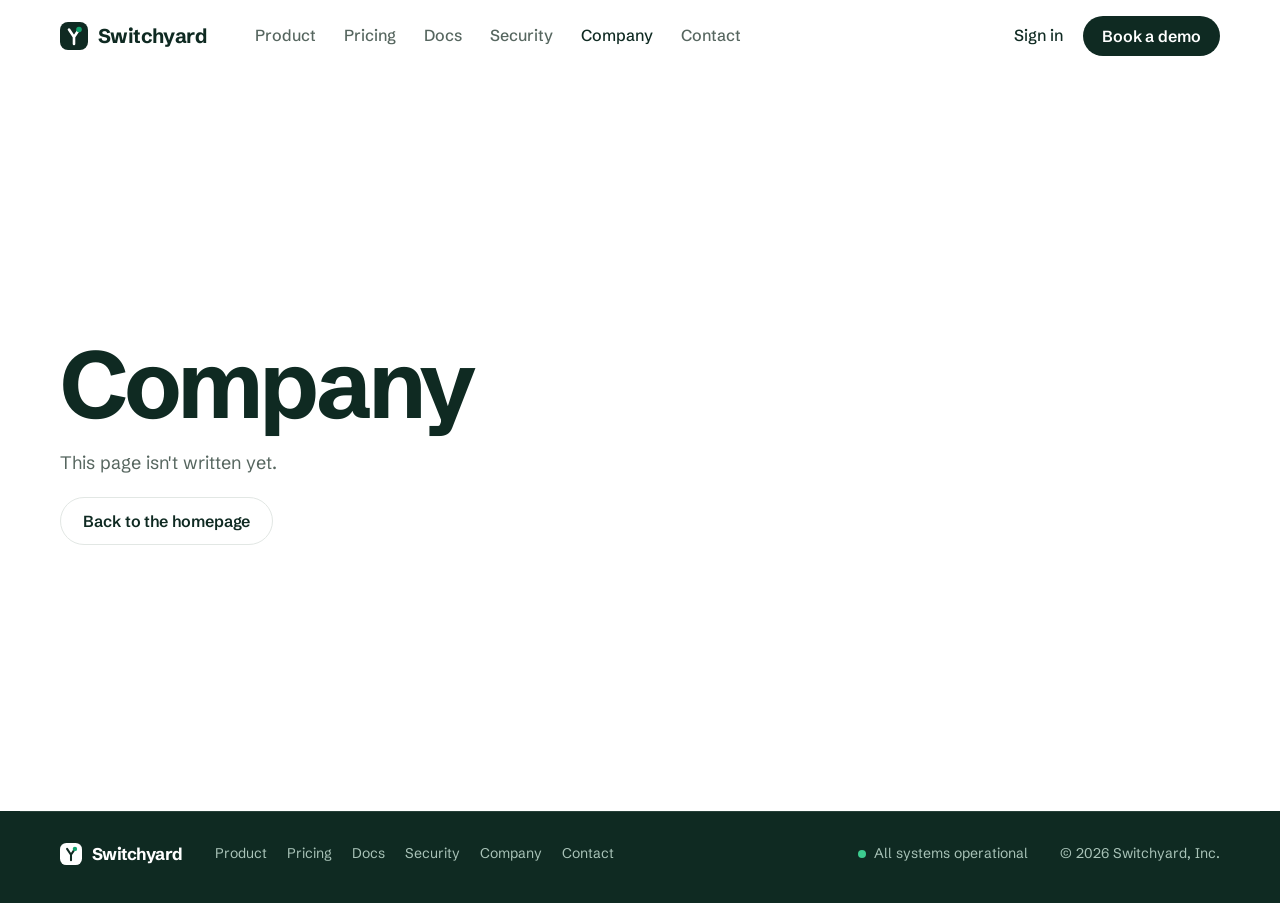
<file: site/company.html>
<!doctype html>
<html lang="en">
<head>
<meta charset="utf-8">
<meta name="viewport" content="width=device-width, initial-scale=1">
<title>Company | Switchyard</title>

<link rel="icon" href="assets/mark.svg" type="image/svg+xml">
<link rel="preconnect" href="https://fonts.googleapis.com">
<link rel="preconnect" href="https://fonts.gstatic.com" crossorigin>
<link href="https://fonts.googleapis.com/css2?family=Schibsted+Grotesk:wght@400;500;600;700&family=JetBrains+Mono:wght@400;500&display=swap" rel="stylesheet">
<link rel="stylesheet" href="assets/styles.css">
</head>
<body>
<svg width="0" height="0" style="position:absolute" aria-hidden="true">
  <defs>
    <g id="i-catalog" fill="none" stroke="currentColor" stroke-width="1.7" stroke-linejoin="round"><rect x="4" y="4" width="6.5" height="6.5" rx="1.5"/><rect x="13.5" y="4" width="6.5" height="6.5" rx="1.5"/><rect x="4" y="13.5" width="6.5" height="6.5" rx="1.5"/><rect x="13.5" y="13.5" width="6.5" height="6.5" rx="1.5"/></g>
    <g id="i-paths" fill="none" stroke="currentColor" stroke-width="1.7" stroke-linecap="round"><circle cx="6" cy="5" r="2.2"/><circle cx="6" cy="19" r="2.2"/><circle cx="18" cy="7" r="2.2"/><path d="M6 7.2v9.6M18 9.2c0 5.5-12 2.5-12 7.6"/></g>
    <g id="i-envs" fill="none" stroke="currentColor" stroke-width="1.7" stroke-linejoin="round"><path d="M12 3 2.5 8 12 13l9.5-5L12 3Z"/><path d="M2.5 12.3 12 17.3l9.5-5M2.5 16.3 12 21.3l9.5-5"/></g>
    <g id="i-deploy" fill="none" stroke="currentColor" stroke-width="1.7" stroke-linecap="round" stroke-linejoin="round"><path d="M12 18V5M6.5 10.5 12 5l5.5 5.5M5 21h14"/></g>
    <g id="i-score" fill="none" stroke="currentColor" stroke-width="1.7" stroke-linecap="round" stroke-linejoin="round"><circle cx="12" cy="12" r="9"/><path d="m8 12.5 2.8 2.8L16.2 10"/></g>
    <g id="i-cost" fill="none" stroke="currentColor" stroke-width="1.7" stroke-linecap="round"><path d="M5 20v-7M10 20V6M15 20v-9M20 20V9"/></g>
    <g id="i-gear" fill="none" stroke="currentColor" stroke-width="1.7" stroke-linecap="round"><circle cx="12" cy="12" r="3"/><path d="M12 2.5v3M12 18.5v3M2.5 12h3M18.5 12h3M5.3 5.3l2.1 2.1M16.6 16.6l2.1 2.1M5.3 18.7l2.1-2.1M16.6 7.4l2.1-2.1"/></g>
    <g id="i-check" fill="none" stroke="currentColor" stroke-width="2" stroke-linecap="round" stroke-linejoin="round"><path d="m5 12.5 4.5 4.5L19 7.5"/></g>
    <g id="i-mark-light"><rect width="28" height="28" rx="8" fill="#fff"/><path d="M14 22v-7M14 15 9 7.5M14 15l5-7.5" fill="none" stroke="#0F2A22" stroke-width="2.6" stroke-linecap="round"/><circle cx="19" cy="7.5" r="2.8" fill="#12A36E"/></g>
    <g id="i-mark"><rect width="28" height="28" rx="8" fill="#0F2A22"/><path d="M14 22v-7M14 15 9 7.5M14 15l5-7.5" fill="none" stroke="#fff" stroke-width="2.6" stroke-linecap="round"/><circle cx="19" cy="7.5" r="2.8" fill="#12A36E"/></g>
  </defs>
</svg>

<a class="skip" href="#main">Skip to content</a>

<header class="header">
  <div class="wrap header__row">
    <a class="brand" href="index.html" aria-label="Switchyard home"><svg viewBox="0 0 28 28" aria-hidden="true"><use href="#i-mark"/></svg>Switchyard</a>
    <button class="menu-btn" type="button" aria-expanded="false" aria-label="Open menu"><svg width="18" height="12" viewBox="0 0 18 12" aria-hidden="true"><path d="M0 1h18M0 6h18M0 11h18" stroke="currentColor" stroke-width="1.8"/></svg></button>
    <nav class="nav" aria-label="Main">
      <a href="product.html">Product</a>
      <a href="pricing.html">Pricing</a>
      <a href="docs.html">Docs</a>
      <a href="security.html">Security</a>
      <a href="company.html" aria-current="page">Company</a>
      <a href="contact.html">Contact</a>
    </nav>
    <div class="header__actions">
      <a class="signin" href="#">Sign in</a>
      <a class="btn btn--solid" href="contact.html">Book a demo</a>
    </div>
  </div>
</header>

<main id="main" class="wrap blank">
  <h1>Company</h1>
  <p>This page isn't written yet.</p>
  <div class="btn-row"><a class="btn btn--line" href="index.html">Back to the homepage</a></div>
</main>

<footer class="footer">
  <div class="wrap footer__inner">
    <a class="brand" href="index.html" aria-label="Switchyard home"><svg viewBox="0 0 28 28" aria-hidden="true"><use href="#i-mark-light"/></svg>Switchyard</a>
    <nav aria-label="Footer">
      <a href="product.html">Product</a>
      <a href="pricing.html">Pricing</a>
      <a href="docs.html">Docs</a>
      <a href="security.html">Security</a>
      <a href="company.html">Company</a>
      <a href="contact.html">Contact</a>
    </nav>
    <a class="status" href="#">All systems operational</a>
    <span>&copy; 2026 Switchyard, Inc.</span>
  </div>
</footer>

<script src="assets/home.js" defer></script>
</body>
</html>
</file>
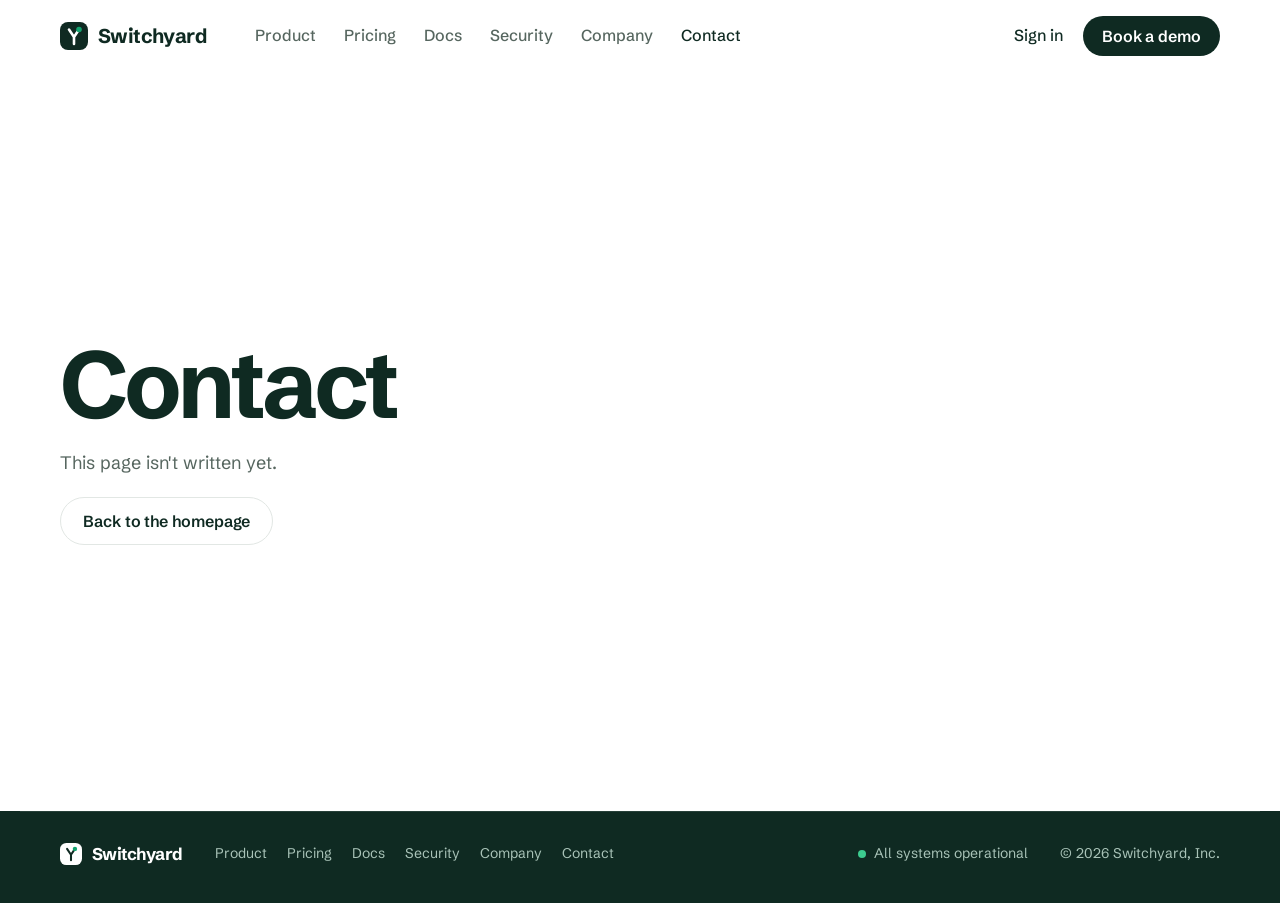
<file: site/contact.html>
<!doctype html>
<html lang="en">
<head>
<meta charset="utf-8">
<meta name="viewport" content="width=device-width, initial-scale=1">
<title>Contact | Switchyard</title>

<link rel="icon" href="assets/mark.svg" type="image/svg+xml">
<link rel="preconnect" href="https://fonts.googleapis.com">
<link rel="preconnect" href="https://fonts.gstatic.com" crossorigin>
<link href="https://fonts.googleapis.com/css2?family=Schibsted+Grotesk:wght@400;500;600;700&family=JetBrains+Mono:wght@400;500&display=swap" rel="stylesheet">
<link rel="stylesheet" href="assets/styles.css">
</head>
<body>
<svg width="0" height="0" style="position:absolute" aria-hidden="true">
  <defs>
    <g id="i-catalog" fill="none" stroke="currentColor" stroke-width="1.7" stroke-linejoin="round"><rect x="4" y="4" width="6.5" height="6.5" rx="1.5"/><rect x="13.5" y="4" width="6.5" height="6.5" rx="1.5"/><rect x="4" y="13.5" width="6.5" height="6.5" rx="1.5"/><rect x="13.5" y="13.5" width="6.5" height="6.5" rx="1.5"/></g>
    <g id="i-paths" fill="none" stroke="currentColor" stroke-width="1.7" stroke-linecap="round"><circle cx="6" cy="5" r="2.2"/><circle cx="6" cy="19" r="2.2"/><circle cx="18" cy="7" r="2.2"/><path d="M6 7.2v9.6M18 9.2c0 5.5-12 2.5-12 7.6"/></g>
    <g id="i-envs" fill="none" stroke="currentColor" stroke-width="1.7" stroke-linejoin="round"><path d="M12 3 2.5 8 12 13l9.5-5L12 3Z"/><path d="M2.5 12.3 12 17.3l9.5-5M2.5 16.3 12 21.3l9.5-5"/></g>
    <g id="i-deploy" fill="none" stroke="currentColor" stroke-width="1.7" stroke-linecap="round" stroke-linejoin="round"><path d="M12 18V5M6.5 10.5 12 5l5.5 5.5M5 21h14"/></g>
    <g id="i-score" fill="none" stroke="currentColor" stroke-width="1.7" stroke-linecap="round" stroke-linejoin="round"><circle cx="12" cy="12" r="9"/><path d="m8 12.5 2.8 2.8L16.2 10"/></g>
    <g id="i-cost" fill="none" stroke="currentColor" stroke-width="1.7" stroke-linecap="round"><path d="M5 20v-7M10 20V6M15 20v-9M20 20V9"/></g>
    <g id="i-gear" fill="none" stroke="currentColor" stroke-width="1.7" stroke-linecap="round"><circle cx="12" cy="12" r="3"/><path d="M12 2.5v3M12 18.5v3M2.5 12h3M18.5 12h3M5.3 5.3l2.1 2.1M16.6 16.6l2.1 2.1M5.3 18.7l2.1-2.1M16.6 7.4l2.1-2.1"/></g>
    <g id="i-check" fill="none" stroke="currentColor" stroke-width="2" stroke-linecap="round" stroke-linejoin="round"><path d="m5 12.5 4.5 4.5L19 7.5"/></g>
    <g id="i-mark-light"><rect width="28" height="28" rx="8" fill="#fff"/><path d="M14 22v-7M14 15 9 7.5M14 15l5-7.5" fill="none" stroke="#0F2A22" stroke-width="2.6" stroke-linecap="round"/><circle cx="19" cy="7.5" r="2.8" fill="#12A36E"/></g>
    <g id="i-mark"><rect width="28" height="28" rx="8" fill="#0F2A22"/><path d="M14 22v-7M14 15 9 7.5M14 15l5-7.5" fill="none" stroke="#fff" stroke-width="2.6" stroke-linecap="round"/><circle cx="19" cy="7.5" r="2.8" fill="#12A36E"/></g>
  </defs>
</svg>

<a class="skip" href="#main">Skip to content</a>

<header class="header">
  <div class="wrap header__row">
    <a class="brand" href="index.html" aria-label="Switchyard home"><svg viewBox="0 0 28 28" aria-hidden="true"><use href="#i-mark"/></svg>Switchyard</a>
    <button class="menu-btn" type="button" aria-expanded="false" aria-label="Open menu"><svg width="18" height="12" viewBox="0 0 18 12" aria-hidden="true"><path d="M0 1h18M0 6h18M0 11h18" stroke="currentColor" stroke-width="1.8"/></svg></button>
    <nav class="nav" aria-label="Main">
      <a href="product.html">Product</a>
      <a href="pricing.html">Pricing</a>
      <a href="docs.html">Docs</a>
      <a href="security.html">Security</a>
      <a href="company.html">Company</a>
      <a href="contact.html" aria-current="page">Contact</a>
    </nav>
    <div class="header__actions">
      <a class="signin" href="#">Sign in</a>
      <a class="btn btn--solid" href="contact.html">Book a demo</a>
    </div>
  </div>
</header>

<main id="main" class="wrap blank">
  <h1>Contact</h1>
  <p>This page isn't written yet.</p>
  <div class="btn-row"><a class="btn btn--line" href="index.html">Back to the homepage</a></div>
</main>

<footer class="footer">
  <div class="wrap footer__inner">
    <a class="brand" href="index.html" aria-label="Switchyard home"><svg viewBox="0 0 28 28" aria-hidden="true"><use href="#i-mark-light"/></svg>Switchyard</a>
    <nav aria-label="Footer">
      <a href="product.html">Product</a>
      <a href="pricing.html">Pricing</a>
      <a href="docs.html">Docs</a>
      <a href="security.html">Security</a>
      <a href="company.html">Company</a>
      <a href="contact.html">Contact</a>
    </nav>
    <a class="status" href="#">All systems operational</a>
    <span>&copy; 2026 Switchyard, Inc.</span>
  </div>
</footer>

<script src="assets/home.js" defer></script>
</body>
</html>
</file>
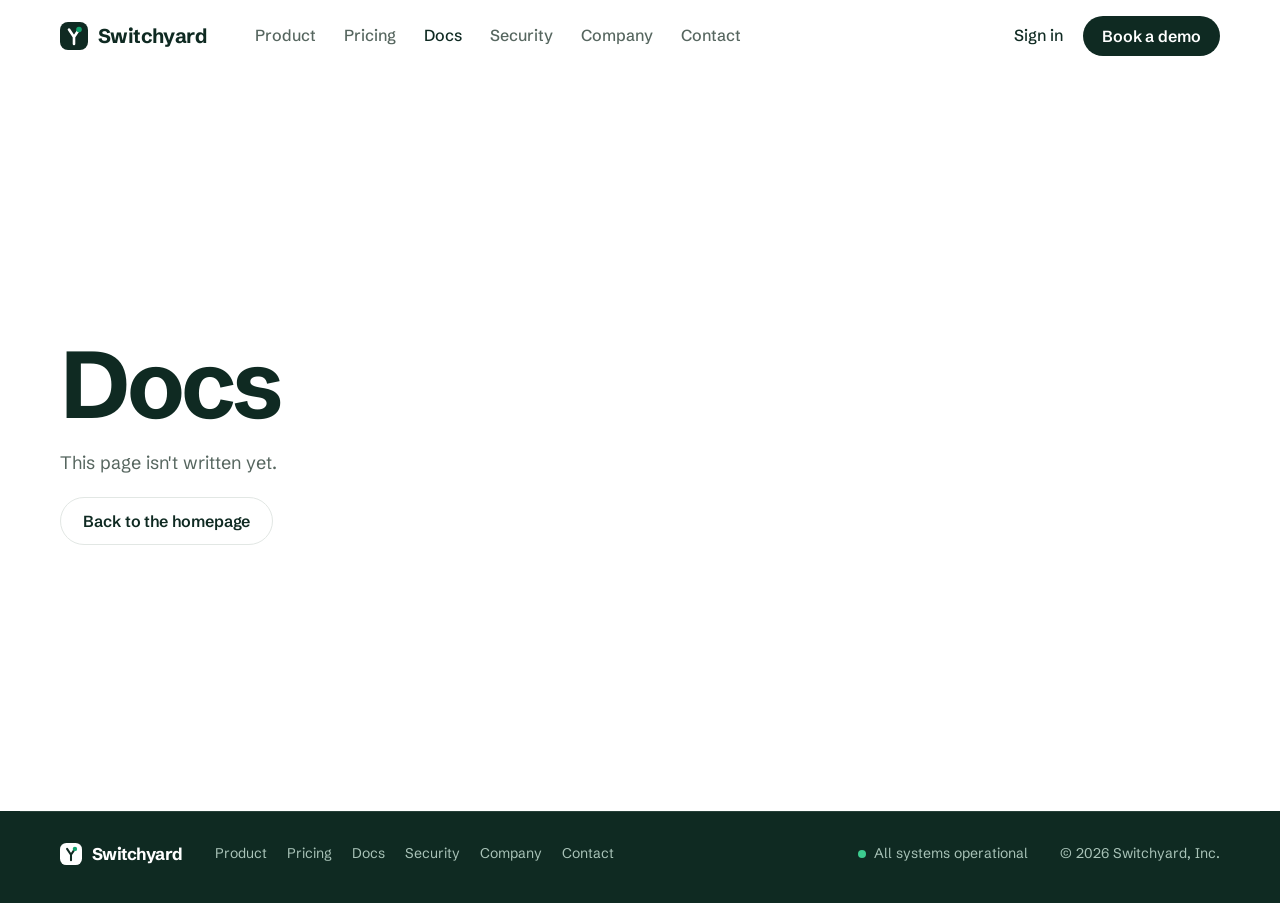
<file: site/docs.html>
<!doctype html>
<html lang="en">
<head>
<meta charset="utf-8">
<meta name="viewport" content="width=device-width, initial-scale=1">
<title>Docs | Switchyard</title>

<link rel="icon" href="assets/mark.svg" type="image/svg+xml">
<link rel="preconnect" href="https://fonts.googleapis.com">
<link rel="preconnect" href="https://fonts.gstatic.com" crossorigin>
<link href="https://fonts.googleapis.com/css2?family=Schibsted+Grotesk:wght@400;500;600;700&family=JetBrains+Mono:wght@400;500&display=swap" rel="stylesheet">
<link rel="stylesheet" href="assets/styles.css">
</head>
<body>
<svg width="0" height="0" style="position:absolute" aria-hidden="true">
  <defs>
    <g id="i-catalog" fill="none" stroke="currentColor" stroke-width="1.7" stroke-linejoin="round"><rect x="4" y="4" width="6.5" height="6.5" rx="1.5"/><rect x="13.5" y="4" width="6.5" height="6.5" rx="1.5"/><rect x="4" y="13.5" width="6.5" height="6.5" rx="1.5"/><rect x="13.5" y="13.5" width="6.5" height="6.5" rx="1.5"/></g>
    <g id="i-paths" fill="none" stroke="currentColor" stroke-width="1.7" stroke-linecap="round"><circle cx="6" cy="5" r="2.2"/><circle cx="6" cy="19" r="2.2"/><circle cx="18" cy="7" r="2.2"/><path d="M6 7.2v9.6M18 9.2c0 5.5-12 2.5-12 7.6"/></g>
    <g id="i-envs" fill="none" stroke="currentColor" stroke-width="1.7" stroke-linejoin="round"><path d="M12 3 2.5 8 12 13l9.5-5L12 3Z"/><path d="M2.5 12.3 12 17.3l9.5-5M2.5 16.3 12 21.3l9.5-5"/></g>
    <g id="i-deploy" fill="none" stroke="currentColor" stroke-width="1.7" stroke-linecap="round" stroke-linejoin="round"><path d="M12 18V5M6.5 10.5 12 5l5.5 5.5M5 21h14"/></g>
    <g id="i-score" fill="none" stroke="currentColor" stroke-width="1.7" stroke-linecap="round" stroke-linejoin="round"><circle cx="12" cy="12" r="9"/><path d="m8 12.5 2.8 2.8L16.2 10"/></g>
    <g id="i-cost" fill="none" stroke="currentColor" stroke-width="1.7" stroke-linecap="round"><path d="M5 20v-7M10 20V6M15 20v-9M20 20V9"/></g>
    <g id="i-gear" fill="none" stroke="currentColor" stroke-width="1.7" stroke-linecap="round"><circle cx="12" cy="12" r="3"/><path d="M12 2.5v3M12 18.5v3M2.5 12h3M18.5 12h3M5.3 5.3l2.1 2.1M16.6 16.6l2.1 2.1M5.3 18.7l2.1-2.1M16.6 7.4l2.1-2.1"/></g>
    <g id="i-check" fill="none" stroke="currentColor" stroke-width="2" stroke-linecap="round" stroke-linejoin="round"><path d="m5 12.5 4.5 4.5L19 7.5"/></g>
    <g id="i-mark-light"><rect width="28" height="28" rx="8" fill="#fff"/><path d="M14 22v-7M14 15 9 7.5M14 15l5-7.5" fill="none" stroke="#0F2A22" stroke-width="2.6" stroke-linecap="round"/><circle cx="19" cy="7.5" r="2.8" fill="#12A36E"/></g>
    <g id="i-mark"><rect width="28" height="28" rx="8" fill="#0F2A22"/><path d="M14 22v-7M14 15 9 7.5M14 15l5-7.5" fill="none" stroke="#fff" stroke-width="2.6" stroke-linecap="round"/><circle cx="19" cy="7.5" r="2.8" fill="#12A36E"/></g>
  </defs>
</svg>

<a class="skip" href="#main">Skip to content</a>

<header class="header">
  <div class="wrap header__row">
    <a class="brand" href="index.html" aria-label="Switchyard home"><svg viewBox="0 0 28 28" aria-hidden="true"><use href="#i-mark"/></svg>Switchyard</a>
    <button class="menu-btn" type="button" aria-expanded="false" aria-label="Open menu"><svg width="18" height="12" viewBox="0 0 18 12" aria-hidden="true"><path d="M0 1h18M0 6h18M0 11h18" stroke="currentColor" stroke-width="1.8"/></svg></button>
    <nav class="nav" aria-label="Main">
      <a href="product.html">Product</a>
      <a href="pricing.html">Pricing</a>
      <a href="docs.html" aria-current="page">Docs</a>
      <a href="security.html">Security</a>
      <a href="company.html">Company</a>
      <a href="contact.html">Contact</a>
    </nav>
    <div class="header__actions">
      <a class="signin" href="#">Sign in</a>
      <a class="btn btn--solid" href="contact.html">Book a demo</a>
    </div>
  </div>
</header>

<main id="main" class="wrap blank">
  <h1>Docs</h1>
  <p>This page isn't written yet.</p>
  <div class="btn-row"><a class="btn btn--line" href="index.html">Back to the homepage</a></div>
</main>

<footer class="footer">
  <div class="wrap footer__inner">
    <a class="brand" href="index.html" aria-label="Switchyard home"><svg viewBox="0 0 28 28" aria-hidden="true"><use href="#i-mark-light"/></svg>Switchyard</a>
    <nav aria-label="Footer">
      <a href="product.html">Product</a>
      <a href="pricing.html">Pricing</a>
      <a href="docs.html">Docs</a>
      <a href="security.html">Security</a>
      <a href="company.html">Company</a>
      <a href="contact.html">Contact</a>
    </nav>
    <a class="status" href="#">All systems operational</a>
    <span>&copy; 2026 Switchyard, Inc.</span>
  </div>
</footer>

<script src="assets/home.js" defer></script>
</body>
</html>
</file>
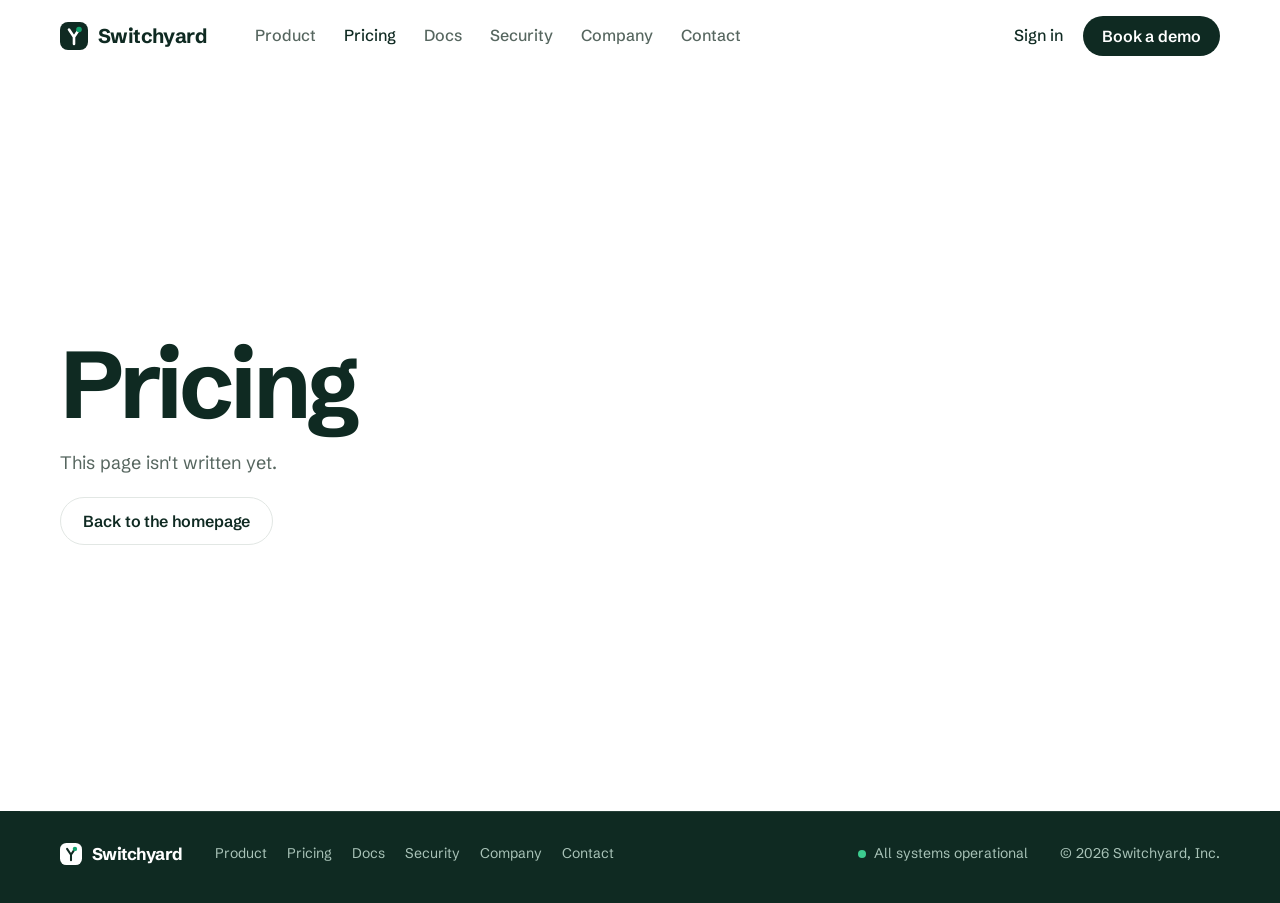
<file: site/pricing.html>
<!doctype html>
<html lang="en">
<head>
<meta charset="utf-8">
<meta name="viewport" content="width=device-width, initial-scale=1">
<title>Pricing | Switchyard</title>

<link rel="icon" href="assets/mark.svg" type="image/svg+xml">
<link rel="preconnect" href="https://fonts.googleapis.com">
<link rel="preconnect" href="https://fonts.gstatic.com" crossorigin>
<link href="https://fonts.googleapis.com/css2?family=Schibsted+Grotesk:wght@400;500;600;700&family=JetBrains+Mono:wght@400;500&display=swap" rel="stylesheet">
<link rel="stylesheet" href="assets/styles.css">
</head>
<body>
<svg width="0" height="0" style="position:absolute" aria-hidden="true">
  <defs>
    <g id="i-catalog" fill="none" stroke="currentColor" stroke-width="1.7" stroke-linejoin="round"><rect x="4" y="4" width="6.5" height="6.5" rx="1.5"/><rect x="13.5" y="4" width="6.5" height="6.5" rx="1.5"/><rect x="4" y="13.5" width="6.5" height="6.5" rx="1.5"/><rect x="13.5" y="13.5" width="6.5" height="6.5" rx="1.5"/></g>
    <g id="i-paths" fill="none" stroke="currentColor" stroke-width="1.7" stroke-linecap="round"><circle cx="6" cy="5" r="2.2"/><circle cx="6" cy="19" r="2.2"/><circle cx="18" cy="7" r="2.2"/><path d="M6 7.2v9.6M18 9.2c0 5.5-12 2.5-12 7.6"/></g>
    <g id="i-envs" fill="none" stroke="currentColor" stroke-width="1.7" stroke-linejoin="round"><path d="M12 3 2.5 8 12 13l9.5-5L12 3Z"/><path d="M2.5 12.3 12 17.3l9.5-5M2.5 16.3 12 21.3l9.5-5"/></g>
    <g id="i-deploy" fill="none" stroke="currentColor" stroke-width="1.7" stroke-linecap="round" stroke-linejoin="round"><path d="M12 18V5M6.5 10.5 12 5l5.5 5.5M5 21h14"/></g>
    <g id="i-score" fill="none" stroke="currentColor" stroke-width="1.7" stroke-linecap="round" stroke-linejoin="round"><circle cx="12" cy="12" r="9"/><path d="m8 12.5 2.8 2.8L16.2 10"/></g>
    <g id="i-cost" fill="none" stroke="currentColor" stroke-width="1.7" stroke-linecap="round"><path d="M5 20v-7M10 20V6M15 20v-9M20 20V9"/></g>
    <g id="i-gear" fill="none" stroke="currentColor" stroke-width="1.7" stroke-linecap="round"><circle cx="12" cy="12" r="3"/><path d="M12 2.5v3M12 18.5v3M2.5 12h3M18.5 12h3M5.3 5.3l2.1 2.1M16.6 16.6l2.1 2.1M5.3 18.7l2.1-2.1M16.6 7.4l2.1-2.1"/></g>
    <g id="i-check" fill="none" stroke="currentColor" stroke-width="2" stroke-linecap="round" stroke-linejoin="round"><path d="m5 12.5 4.5 4.5L19 7.5"/></g>
    <g id="i-mark-light"><rect width="28" height="28" rx="8" fill="#fff"/><path d="M14 22v-7M14 15 9 7.5M14 15l5-7.5" fill="none" stroke="#0F2A22" stroke-width="2.6" stroke-linecap="round"/><circle cx="19" cy="7.5" r="2.8" fill="#12A36E"/></g>
    <g id="i-mark"><rect width="28" height="28" rx="8" fill="#0F2A22"/><path d="M14 22v-7M14 15 9 7.5M14 15l5-7.5" fill="none" stroke="#fff" stroke-width="2.6" stroke-linecap="round"/><circle cx="19" cy="7.5" r="2.8" fill="#12A36E"/></g>
  </defs>
</svg>

<a class="skip" href="#main">Skip to content</a>

<header class="header">
  <div class="wrap header__row">
    <a class="brand" href="index.html" aria-label="Switchyard home"><svg viewBox="0 0 28 28" aria-hidden="true"><use href="#i-mark"/></svg>Switchyard</a>
    <button class="menu-btn" type="button" aria-expanded="false" aria-label="Open menu"><svg width="18" height="12" viewBox="0 0 18 12" aria-hidden="true"><path d="M0 1h18M0 6h18M0 11h18" stroke="currentColor" stroke-width="1.8"/></svg></button>
    <nav class="nav" aria-label="Main">
      <a href="product.html">Product</a>
      <a href="pricing.html" aria-current="page">Pricing</a>
      <a href="docs.html">Docs</a>
      <a href="security.html">Security</a>
      <a href="company.html">Company</a>
      <a href="contact.html">Contact</a>
    </nav>
    <div class="header__actions">
      <a class="signin" href="#">Sign in</a>
      <a class="btn btn--solid" href="contact.html">Book a demo</a>
    </div>
  </div>
</header>

<main id="main" class="wrap blank">
  <h1>Pricing</h1>
  <p>This page isn't written yet.</p>
  <div class="btn-row"><a class="btn btn--line" href="index.html">Back to the homepage</a></div>
</main>

<footer class="footer">
  <div class="wrap footer__inner">
    <a class="brand" href="index.html" aria-label="Switchyard home"><svg viewBox="0 0 28 28" aria-hidden="true"><use href="#i-mark-light"/></svg>Switchyard</a>
    <nav aria-label="Footer">
      <a href="product.html">Product</a>
      <a href="pricing.html">Pricing</a>
      <a href="docs.html">Docs</a>
      <a href="security.html">Security</a>
      <a href="company.html">Company</a>
      <a href="contact.html">Contact</a>
    </nav>
    <a class="status" href="#">All systems operational</a>
    <span>&copy; 2026 Switchyard, Inc.</span>
  </div>
</footer>

<script src="assets/home.js" defer></script>
</body>
</html>
</file>
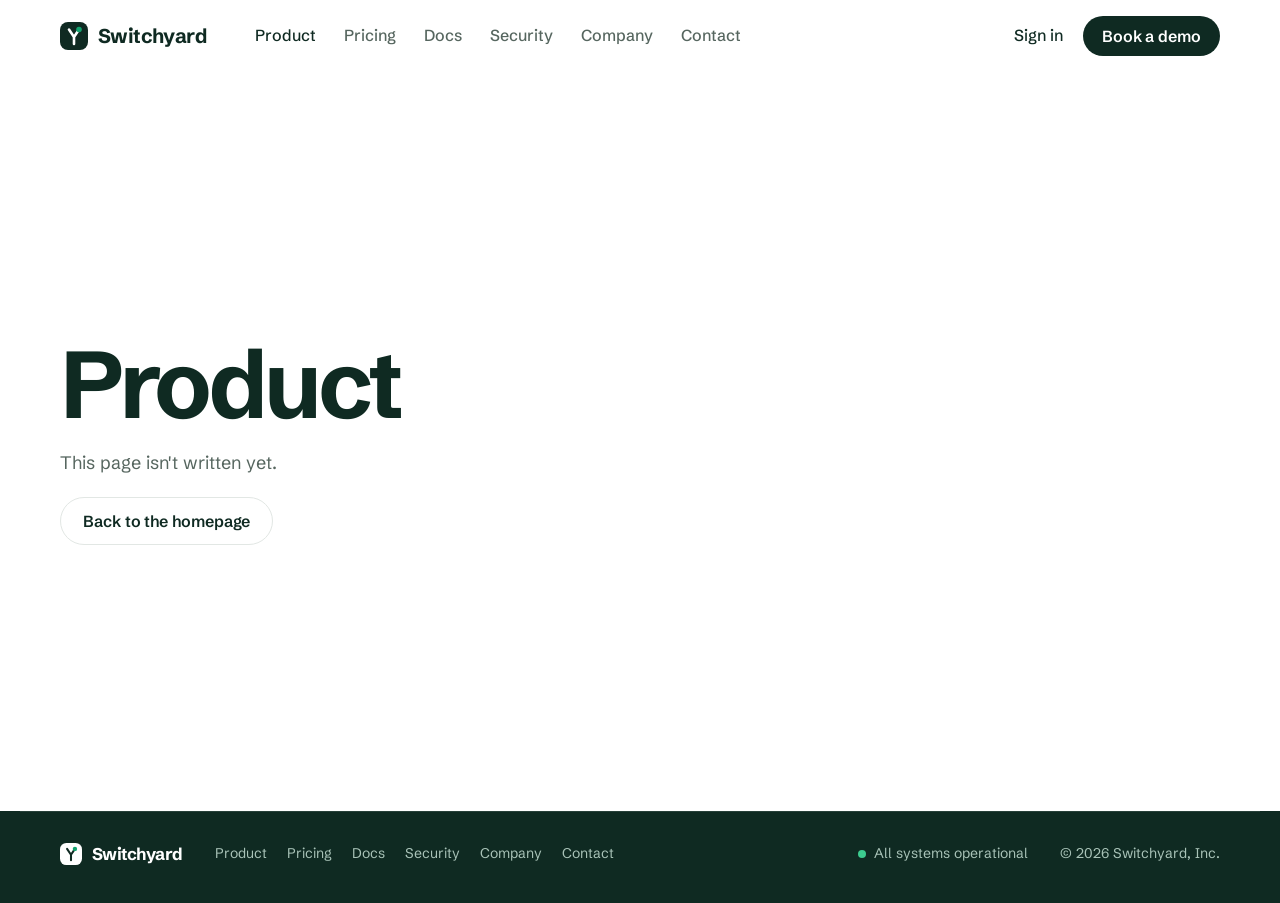
<file: site/product.html>
<!doctype html>
<html lang="en">
<head>
<meta charset="utf-8">
<meta name="viewport" content="width=device-width, initial-scale=1">
<title>Product | Switchyard</title>

<link rel="icon" href="assets/mark.svg" type="image/svg+xml">
<link rel="preconnect" href="https://fonts.googleapis.com">
<link rel="preconnect" href="https://fonts.gstatic.com" crossorigin>
<link href="https://fonts.googleapis.com/css2?family=Schibsted+Grotesk:wght@400;500;600;700&family=JetBrains+Mono:wght@400;500&display=swap" rel="stylesheet">
<link rel="stylesheet" href="assets/styles.css">
</head>
<body>
<svg width="0" height="0" style="position:absolute" aria-hidden="true">
  <defs>
    <g id="i-catalog" fill="none" stroke="currentColor" stroke-width="1.7" stroke-linejoin="round"><rect x="4" y="4" width="6.5" height="6.5" rx="1.5"/><rect x="13.5" y="4" width="6.5" height="6.5" rx="1.5"/><rect x="4" y="13.5" width="6.5" height="6.5" rx="1.5"/><rect x="13.5" y="13.5" width="6.5" height="6.5" rx="1.5"/></g>
    <g id="i-paths" fill="none" stroke="currentColor" stroke-width="1.7" stroke-linecap="round"><circle cx="6" cy="5" r="2.2"/><circle cx="6" cy="19" r="2.2"/><circle cx="18" cy="7" r="2.2"/><path d="M6 7.2v9.6M18 9.2c0 5.5-12 2.5-12 7.6"/></g>
    <g id="i-envs" fill="none" stroke="currentColor" stroke-width="1.7" stroke-linejoin="round"><path d="M12 3 2.5 8 12 13l9.5-5L12 3Z"/><path d="M2.5 12.3 12 17.3l9.5-5M2.5 16.3 12 21.3l9.5-5"/></g>
    <g id="i-deploy" fill="none" stroke="currentColor" stroke-width="1.7" stroke-linecap="round" stroke-linejoin="round"><path d="M12 18V5M6.5 10.5 12 5l5.5 5.5M5 21h14"/></g>
    <g id="i-score" fill="none" stroke="currentColor" stroke-width="1.7" stroke-linecap="round" stroke-linejoin="round"><circle cx="12" cy="12" r="9"/><path d="m8 12.5 2.8 2.8L16.2 10"/></g>
    <g id="i-cost" fill="none" stroke="currentColor" stroke-width="1.7" stroke-linecap="round"><path d="M5 20v-7M10 20V6M15 20v-9M20 20V9"/></g>
    <g id="i-gear" fill="none" stroke="currentColor" stroke-width="1.7" stroke-linecap="round"><circle cx="12" cy="12" r="3"/><path d="M12 2.5v3M12 18.5v3M2.5 12h3M18.5 12h3M5.3 5.3l2.1 2.1M16.6 16.6l2.1 2.1M5.3 18.7l2.1-2.1M16.6 7.4l2.1-2.1"/></g>
    <g id="i-check" fill="none" stroke="currentColor" stroke-width="2" stroke-linecap="round" stroke-linejoin="round"><path d="m5 12.5 4.5 4.5L19 7.5"/></g>
    <g id="i-mark-light"><rect width="28" height="28" rx="8" fill="#fff"/><path d="M14 22v-7M14 15 9 7.5M14 15l5-7.5" fill="none" stroke="#0F2A22" stroke-width="2.6" stroke-linecap="round"/><circle cx="19" cy="7.5" r="2.8" fill="#12A36E"/></g>
    <g id="i-mark"><rect width="28" height="28" rx="8" fill="#0F2A22"/><path d="M14 22v-7M14 15 9 7.5M14 15l5-7.5" fill="none" stroke="#fff" stroke-width="2.6" stroke-linecap="round"/><circle cx="19" cy="7.5" r="2.8" fill="#12A36E"/></g>
  </defs>
</svg>

<a class="skip" href="#main">Skip to content</a>

<header class="header">
  <div class="wrap header__row">
    <a class="brand" href="index.html" aria-label="Switchyard home"><svg viewBox="0 0 28 28" aria-hidden="true"><use href="#i-mark"/></svg>Switchyard</a>
    <button class="menu-btn" type="button" aria-expanded="false" aria-label="Open menu"><svg width="18" height="12" viewBox="0 0 18 12" aria-hidden="true"><path d="M0 1h18M0 6h18M0 11h18" stroke="currentColor" stroke-width="1.8"/></svg></button>
    <nav class="nav" aria-label="Main">
      <a href="product.html" aria-current="page">Product</a>
      <a href="pricing.html">Pricing</a>
      <a href="docs.html">Docs</a>
      <a href="security.html">Security</a>
      <a href="company.html">Company</a>
      <a href="contact.html">Contact</a>
    </nav>
    <div class="header__actions">
      <a class="signin" href="#">Sign in</a>
      <a class="btn btn--solid" href="contact.html">Book a demo</a>
    </div>
  </div>
</header>

<main id="main" class="wrap blank">
  <h1>Product</h1>
  <p>This page isn't written yet.</p>
  <div class="btn-row"><a class="btn btn--line" href="index.html">Back to the homepage</a></div>
</main>

<footer class="footer">
  <div class="wrap footer__inner">
    <a class="brand" href="index.html" aria-label="Switchyard home"><svg viewBox="0 0 28 28" aria-hidden="true"><use href="#i-mark-light"/></svg>Switchyard</a>
    <nav aria-label="Footer">
      <a href="product.html">Product</a>
      <a href="pricing.html">Pricing</a>
      <a href="docs.html">Docs</a>
      <a href="security.html">Security</a>
      <a href="company.html">Company</a>
      <a href="contact.html">Contact</a>
    </nav>
    <a class="status" href="#">All systems operational</a>
    <span>&copy; 2026 Switchyard, Inc.</span>
  </div>
</footer>

<script src="assets/home.js" defer></script>
</body>
</html>
</file>
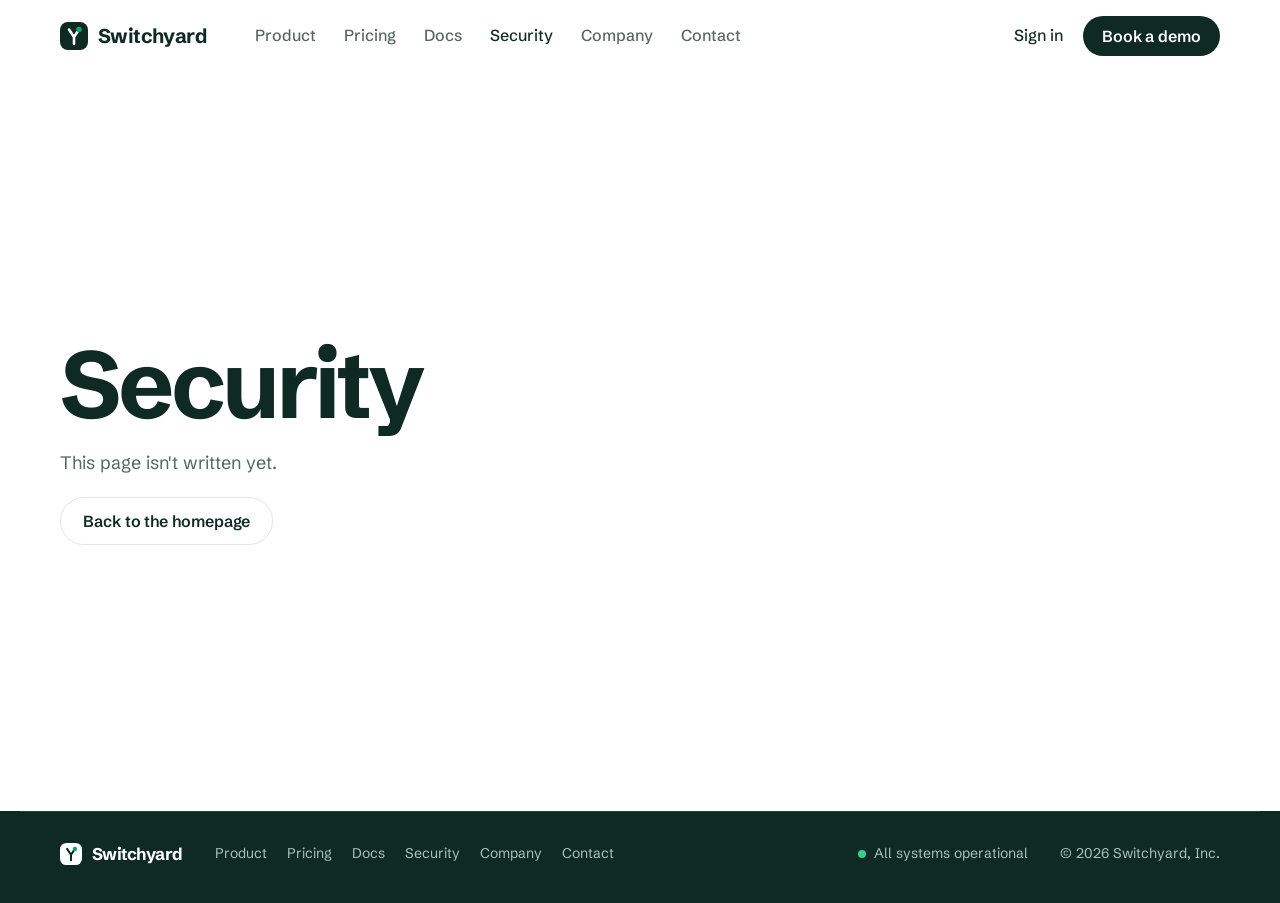
<file: site/security.html>
<!doctype html>
<html lang="en">
<head>
<meta charset="utf-8">
<meta name="viewport" content="width=device-width, initial-scale=1">
<title>Security | Switchyard</title>

<link rel="icon" href="assets/mark.svg" type="image/svg+xml">
<link rel="preconnect" href="https://fonts.googleapis.com">
<link rel="preconnect" href="https://fonts.gstatic.com" crossorigin>
<link href="https://fonts.googleapis.com/css2?family=Schibsted+Grotesk:wght@400;500;600;700&family=JetBrains+Mono:wght@400;500&display=swap" rel="stylesheet">
<link rel="stylesheet" href="assets/styles.css">
</head>
<body>
<svg width="0" height="0" style="position:absolute" aria-hidden="true">
  <defs>
    <g id="i-catalog" fill="none" stroke="currentColor" stroke-width="1.7" stroke-linejoin="round"><rect x="4" y="4" width="6.5" height="6.5" rx="1.5"/><rect x="13.5" y="4" width="6.5" height="6.5" rx="1.5"/><rect x="4" y="13.5" width="6.5" height="6.5" rx="1.5"/><rect x="13.5" y="13.5" width="6.5" height="6.5" rx="1.5"/></g>
    <g id="i-paths" fill="none" stroke="currentColor" stroke-width="1.7" stroke-linecap="round"><circle cx="6" cy="5" r="2.2"/><circle cx="6" cy="19" r="2.2"/><circle cx="18" cy="7" r="2.2"/><path d="M6 7.2v9.6M18 9.2c0 5.5-12 2.5-12 7.6"/></g>
    <g id="i-envs" fill="none" stroke="currentColor" stroke-width="1.7" stroke-linejoin="round"><path d="M12 3 2.5 8 12 13l9.5-5L12 3Z"/><path d="M2.5 12.3 12 17.3l9.5-5M2.5 16.3 12 21.3l9.5-5"/></g>
    <g id="i-deploy" fill="none" stroke="currentColor" stroke-width="1.7" stroke-linecap="round" stroke-linejoin="round"><path d="M12 18V5M6.5 10.5 12 5l5.5 5.5M5 21h14"/></g>
    <g id="i-score" fill="none" stroke="currentColor" stroke-width="1.7" stroke-linecap="round" stroke-linejoin="round"><circle cx="12" cy="12" r="9"/><path d="m8 12.5 2.8 2.8L16.2 10"/></g>
    <g id="i-cost" fill="none" stroke="currentColor" stroke-width="1.7" stroke-linecap="round"><path d="M5 20v-7M10 20V6M15 20v-9M20 20V9"/></g>
    <g id="i-gear" fill="none" stroke="currentColor" stroke-width="1.7" stroke-linecap="round"><circle cx="12" cy="12" r="3"/><path d="M12 2.5v3M12 18.5v3M2.5 12h3M18.5 12h3M5.3 5.3l2.1 2.1M16.6 16.6l2.1 2.1M5.3 18.7l2.1-2.1M16.6 7.4l2.1-2.1"/></g>
    <g id="i-check" fill="none" stroke="currentColor" stroke-width="2" stroke-linecap="round" stroke-linejoin="round"><path d="m5 12.5 4.5 4.5L19 7.5"/></g>
    <g id="i-mark-light"><rect width="28" height="28" rx="8" fill="#fff"/><path d="M14 22v-7M14 15 9 7.5M14 15l5-7.5" fill="none" stroke="#0F2A22" stroke-width="2.6" stroke-linecap="round"/><circle cx="19" cy="7.5" r="2.8" fill="#12A36E"/></g>
    <g id="i-mark"><rect width="28" height="28" rx="8" fill="#0F2A22"/><path d="M14 22v-7M14 15 9 7.5M14 15l5-7.5" fill="none" stroke="#fff" stroke-width="2.6" stroke-linecap="round"/><circle cx="19" cy="7.5" r="2.8" fill="#12A36E"/></g>
  </defs>
</svg>

<a class="skip" href="#main">Skip to content</a>

<header class="header">
  <div class="wrap header__row">
    <a class="brand" href="index.html" aria-label="Switchyard home"><svg viewBox="0 0 28 28" aria-hidden="true"><use href="#i-mark"/></svg>Switchyard</a>
    <button class="menu-btn" type="button" aria-expanded="false" aria-label="Open menu"><svg width="18" height="12" viewBox="0 0 18 12" aria-hidden="true"><path d="M0 1h18M0 6h18M0 11h18" stroke="currentColor" stroke-width="1.8"/></svg></button>
    <nav class="nav" aria-label="Main">
      <a href="product.html">Product</a>
      <a href="pricing.html">Pricing</a>
      <a href="docs.html">Docs</a>
      <a href="security.html" aria-current="page">Security</a>
      <a href="company.html">Company</a>
      <a href="contact.html">Contact</a>
    </nav>
    <div class="header__actions">
      <a class="signin" href="#">Sign in</a>
      <a class="btn btn--solid" href="contact.html">Book a demo</a>
    </div>
  </div>
</header>

<main id="main" class="wrap blank">
  <h1>Security</h1>
  <p>This page isn't written yet.</p>
  <div class="btn-row"><a class="btn btn--line" href="index.html">Back to the homepage</a></div>
</main>

<footer class="footer">
  <div class="wrap footer__inner">
    <a class="brand" href="index.html" aria-label="Switchyard home"><svg viewBox="0 0 28 28" aria-hidden="true"><use href="#i-mark-light"/></svg>Switchyard</a>
    <nav aria-label="Footer">
      <a href="product.html">Product</a>
      <a href="pricing.html">Pricing</a>
      <a href="docs.html">Docs</a>
      <a href="security.html">Security</a>
      <a href="company.html">Company</a>
      <a href="contact.html">Contact</a>
    </nav>
    <a class="status" href="#">All systems operational</a>
    <span>&copy; 2026 Switchyard, Inc.</span>
  </div>
</footer>

<script src="assets/home.js" defer></script>
</body>
</html>
</file>
<file: site/assets/styles.css>
/* Switchyard homepage
   One bold moment: the product stage in the hero. Everything else stays quiet. */

:root {
  --white: #FFFFFF;
  --mist: #F3F5F3;        /* quiet surfaces */
  --rule: #E2E7E4;        /* borders */
  --evergreen: #0F2A22;   /* text and dark band */
  --slate: #56665F;       /* secondary text */
  --jade: #12A36E;        /* "build passed": the only accent */
  --jade-ink: #0B7A52;    /* accent for small text on white */
  --jade-tint: #E3F4EC;
  --iris: #6B5BE6;        /* the platform itself: golden paths, standards, rollout markers, links */
  --iris-ink: #4F3FC4;    /* iris for small text on white */
  --iris-tint: #EFEDFD;
  --iris-light: #B7AEFF;  /* iris on evergreen */
  --amber: #E5A019;       /* in-progress states inside the product UI only */

  --font: "Schibsted Grotesk", "Helvetica Neue", Arial, sans-serif;
  --mono: "JetBrains Mono", ui-monospace, Menlo, monospace;

  /* Scale: 14 16 18 21 24 36 48 72 + display */
  --t-14: 0.875rem;
  --t-16: 1rem;
  --t-18: 1.125rem;
  --t-21: 1.3125rem;
  --t-24: 1.5rem;
  --t-36: clamp(1.75rem, 2.2vw + 1rem, 2.25rem);
  --t-48: clamp(2.125rem, 3.2vw + 1rem, 3rem);
  --t-display: clamp(3rem, 7.4vw, 6.5rem);

  --wrap: 1240px;
  --gutter: clamp(16px, 4vw, 40px);
  --space: clamp(96px, 13vw, 176px);
}

*, *::before, *::after { box-sizing: border-box; }
html { -webkit-text-size-adjust: 100%; }
body {
  margin: 0;
  background: var(--white);
  color: var(--evergreen);
  font: 400 var(--t-18)/1.6 var(--font);
  -webkit-font-smoothing: antialiased;
  text-rendering: optimizeLegibility;
}
html, body { overflow-x: clip; }
img, svg { display: block; max-width: 100%; }
a { color: inherit; }
p, h1, h2, h3, figure, blockquote { margin: 0; }
h1, h2, h3 { font-weight: 700; letter-spacing: -0.02em; text-wrap: balance; }
h2 { font-size: var(--t-48); line-height: 1.05; letter-spacing: -0.03em; }
h3 { font-size: var(--t-21); line-height: 1.25; letter-spacing: -0.01em; }
[hidden] { display: none !important; }

:focus-visible { outline: 3px solid var(--iris); outline-offset: 3px; border-radius: 4px; }

.wrap { width: 100%; max-width: var(--wrap); margin-inline: auto; padding-inline: var(--gutter); }
.skip { position: absolute; left: -999px; top: 8px; z-index: 100; background: var(--evergreen); color: var(--white); padding: 10px 16px; border-radius: 8px; }
.skip:focus { left: 8px; }
.muted { color: var(--slate); }

/* Buttons */
.btn {
  display: inline-flex; align-items: center; justify-content: center;
  min-height: 48px; padding: 0 22px; border-radius: 999px;
  font: 600 var(--t-16)/1 var(--font); letter-spacing: -0.005em;
  text-decoration: none; border: 1.5px solid transparent; cursor: pointer;
  transition: background-color .2s, color .2s, border-color .2s;
}
.btn--solid { background: var(--evergreen); color: var(--white); }
.btn--solid:hover { background: #1B4235; }
.btn--line { border-color: var(--rule); color: var(--evergreen); background: var(--white); }
.btn--line:hover { border-color: var(--evergreen); }
.btn--light { background: var(--white); color: var(--evergreen); }
.btn--light:hover { background: var(--iris-tint); }
.btn--ghost { color: var(--white); border-color: rgba(255,255,255,.3); }
.btn--ghost:hover { border-color: var(--white); }
.btn-row { display: flex; flex-wrap: wrap; gap: 12px; }

/* Header */
.header { position: sticky; top: 0; z-index: 50; background: rgba(255,255,255,.86); backdrop-filter: saturate(1.6) blur(14px); -webkit-backdrop-filter: saturate(1.6) blur(14px); border-bottom: 1px solid transparent; transition: border-color .2s; }
.header.is-scrolled { border-bottom-color: var(--rule); }
.header__row { display: flex; align-items: center; gap: 36px; height: 72px; }
.brand { display: inline-flex; align-items: center; gap: 10px; text-decoration: none; font-weight: 700; font-size: 1.25rem; letter-spacing: -0.03em; }
.brand svg { width: 28px; height: 28px; }
.nav { display: flex; gap: 4px; margin-right: auto; }
.nav a { text-decoration: none; font-size: var(--t-16); font-weight: 500; color: var(--slate); padding: 8px 12px; border-radius: 999px; transition: color .15s, background-color .15s; }
.nav a:hover { color: var(--evergreen); background: var(--mist); }
.nav a[aria-current="page"] { color: var(--evergreen); }
.header__actions { display: flex; align-items: center; gap: 6px; }
.header__actions .btn { min-height: 40px; padding: 0 18px; }
.signin { text-decoration: none; font-size: var(--t-16); font-weight: 500; padding: 8px 14px; }
.menu-btn { display: none; margin-left: auto; width: 44px; height: 44px; border-radius: 999px; border: 1.5px solid var(--rule); background: var(--white); color: var(--evergreen); cursor: pointer; }
.menu-btn svg { margin: auto; }
@media (max-width: 920px) {
  .menu-btn { display: grid; place-items: center; }
  .nav, .header__actions { display: none; }
  .header.is-open { background: var(--white); border-bottom-color: var(--rule); }
  .header.is-open .header__row { height: auto; flex-wrap: wrap; padding-block: 14px 20px; }
  .header.is-open .nav { display: grid; order: 3; width: 100%; gap: 0; margin: 4px 0 0; }
  .header.is-open .nav a { padding: 14px 0; border-radius: 0; border-bottom: 1px solid var(--rule); font-size: var(--t-18); color: var(--evergreen); }
  .header.is-open .nav a:hover { background: none; }
  .header.is-open .header__actions { display: flex; order: 4; width: 100%; padding-top: 12px; }
  .header.is-open .header__actions .btn { flex: 1; min-height: 48px; }
}

/* Hero */
.hero { padding-top: clamp(48px, 6vw, 88px); }
.hero__head { display: grid; gap: clamp(28px, 3.5vw, 44px); }
.hero h1 { font-size: clamp(3rem, 6.6vw, 6rem); line-height: 0.95; letter-spacing: -0.045em; font-weight: 700; }
.hero h1 span { display: block; }
.hero__row { display: grid; grid-template-columns: minmax(0, 34em) auto; justify-content: space-between; align-items: end; gap: 28px 48px; }
.hero__row > p { font-size: var(--t-18); color: var(--slate); }
.hero__cta { display: grid; gap: 12px; justify-items: end; }
.hero__note { font-size: var(--t-14); color: var(--slate); }
@media (max-width: 860px) {
  .hero h1 span { display: inline; }
  .hero__row { grid-template-columns: 1fr; }
  .hero__cta { justify-items: start; }
}

/* Product stage: real UI in HTML, positioned in 3D by assets/home.js.
   Without JS the layers sit in their final, upright positions. */
.stage { position: relative; margin-top: clamp(32px, 4vw, 56px); padding-bottom: clamp(40px, 6vw, 80px); }
.stage__frame { position: relative; width: 100%; aspect-ratio: 1280 / 820; perspective: calc(2200px * var(--s, 1)); perspective-origin: 50% 30%; }
.rig {
  position: absolute; left: 50%; top: 0; width: 1280px; height: 820px;
  transform-origin: 50% 0; transform: translateX(-50%) scale3d(var(--s, 1), var(--s, 1), var(--s, 1));
  transform-style: preserve-3d;
}
.rig > * { position: absolute; transform-style: preserve-3d; will-change: transform; }
.floor {
  left: 120px; right: 120px; bottom: 6px; height: 80px; border-radius: 50%;
  background: radial-gradient(closest-side, rgba(15, 42, 34, 0.28), rgba(15, 42, 34, 0));
  filter: blur(12px);
}
.win { left: 80px; top: 60px; width: 1120px; height: 700px; transform-origin: 50% 100%; }
.p-preview { left: 900px; top: 18px; width: 330px; }
.p-score { left: 960px; top: 420px; width: 300px; }
.p-term { left: 20px; top: 470px; width: 430px; }

/* One-time load sequence, played on inner elements so it never fights the scroll transforms */
.win__body, .panel { animation: settle 1.1s cubic-bezier(.2, .7, .1, 1) both; }
.p-preview .panel { animation-delay: .25s; }
.p-score .panel { animation-delay: .4s; }
.p-term .panel { animation-delay: .55s; }
@keyframes settle { from { opacity: 0; transform: translateY(40px); } to { opacity: 1; transform: none; } }
@media (prefers-reduced-motion: reduce) {
  .win__body, .panel { animation: none; }
}

/* Product UI (design size; scaled with the rig) */
.win__body {
  width: 100%; height: 100%; background: var(--white); border-radius: 16px; overflow: hidden;
  border: 1px solid #D5DCD8;
  box-shadow: 0 1px 1px rgba(15,42,34,.06), 0 30px 60px -20px rgba(15,42,34,.28), 0 60px 120px -40px rgba(15,42,34,.22);
  display: grid; grid-template-rows: 46px 1fr; font-size: 14px; line-height: 1.4; color: var(--evergreen);
}
.ui-bar { display: flex; align-items: center; gap: 16px; padding: 0 16px; border-bottom: 1px solid var(--rule); background: #FAFBFA; }
.ui-dots { display: flex; gap: 7px; }
.ui-dots i { width: 11px; height: 11px; border-radius: 50%; background: #DCE2DF; }
.ui-crumbs { flex: 1; text-align: center; color: var(--slate); font-size: 13px; }
.ui-crumbs b { color: var(--evergreen); font-weight: 600; }
.ui-people { display: flex; }
.ui-people i { width: 24px; height: 24px; border-radius: 50%; border: 2px solid #FAFBFA; margin-left: -6px; background: var(--c); }
.ui-main { display: grid; grid-template-columns: 210px 1fr; min-height: 0; }
.ui-side { border-right: 1px solid var(--rule); background: #FAFBFA; padding: 16px 12px; display: flex; flex-direction: column; gap: 2px; }
.ui-org { display: flex; align-items: center; gap: 10px; font-weight: 700; padding: 4px 8px 16px; }
.ui-org i { width: 24px; height: 24px; border-radius: 7px; background: var(--evergreen); }
.ui-nav { display: flex; align-items: center; gap: 10px; padding: 8px 10px; border-radius: 8px; color: var(--slate); font-weight: 500; }
.ui-nav svg { width: 16px; height: 16px; flex: none; }
.ui-nav.is-on { background: var(--white); color: var(--evergreen); box-shadow: 0 0 0 1px var(--rule); }
.ui-nav--end { margin-top: auto; }
.ui-content { padding: 24px 28px; display: grid; grid-template-columns: 1fr 250px; grid-template-rows: auto auto 1fr; gap: 18px 22px; min-height: 0; }
.ui-title { grid-column: 1 / -1; display: flex; align-items: center; gap: 12px; }
.ui-title h4 { margin: 0; font-size: 22px; letter-spacing: -0.02em; }
.ui-tag { font-size: 12px; font-weight: 500; color: var(--slate); border: 1px solid var(--rule); border-radius: 999px; padding: 3px 9px; }
.ui-tag--path { color: var(--iris-ink); background: var(--iris-tint); border-color: transparent; font-weight: 600; }
.ui-pill { display: inline-flex; align-items: center; gap: 6px; font-size: 12px; font-weight: 600; border-radius: 999px; padding: 4px 10px; }
.ui-pill::before { content: ""; width: 7px; height: 7px; border-radius: 50%; background: currentColor; }
.ui-pill--amber { color: #9A6A08; background: #FBF1DC; }
.ui-pill--jade { color: var(--jade-ink); background: var(--jade-tint); }
.ui-actions { margin-left: auto; display: flex; gap: 8px; }
.ui-btn { font-size: 13px; font-weight: 600; border-radius: 8px; padding: 7px 14px; border: 1px solid var(--rule); }
.ui-btn--dark { background: var(--evergreen); color: var(--white); border-color: var(--evergreen); }
.ui-card { border: 1px solid var(--rule); border-radius: 12px; padding: 18px; }
.ui-card h5 { margin: 0 0 14px; font-size: 13px; font-weight: 600; color: var(--slate); }
.ui-rollout { grid-column: 1; }
.ui-track { display: grid; grid-template-columns: repeat(4, 1fr); gap: 6px; }
.ui-step { display: grid; gap: 8px; font-size: 12px; color: var(--slate); }
.ui-step span { height: 8px; border-radius: 4px; background: #E8ECEA; overflow: hidden; }
.ui-step span::after { content: ""; display: block; height: 100%; width: var(--fill, 0%); background: var(--jade); border-radius: 4px; }
.ui-step.is-live span::after { background: var(--amber); }
.ui-step b { color: var(--evergreen); font-weight: 600; }
.ui-metrics { display: grid; grid-template-columns: repeat(3, 1fr); gap: 0; margin-top: 18px; border-top: 1px solid var(--rule); padding-top: 16px; }
.ui-metric { display: grid; gap: 2px; padding-right: 12px; }
.ui-metric + .ui-metric { padding-left: 16px; border-left: 1px solid var(--rule); }
.ui-metric small { font-size: 12px; color: var(--slate); }
.ui-metric strong { font-size: 22px; letter-spacing: -0.02em; font-variant-numeric: tabular-nums; }
.ui-metric svg { width: 100%; height: 28px; margin-top: 4px; }
.ui-envs { grid-column: 2; grid-row: 2 / 4; display: grid; gap: 10px; align-content: start; }
.ui-env { display: flex; align-items: center; justify-content: space-between; padding: 10px 12px; border-radius: 10px; background: var(--mist); font-size: 13px; }
.ui-env b { font-weight: 600; }
.ui-env span { color: var(--slate); font-variant-numeric: tabular-nums; }
.ui-deploys { grid-column: 1; padding: 0; overflow: hidden; }
.ui-deploys h5 { padding: 16px 18px 0; }
.ui-table { width: 100%; border-collapse: collapse; font-size: 13px; }
.ui-table td { padding: 10px 18px; border-top: 1px solid var(--rule); white-space: nowrap; }
.ui-table td:first-child { font-weight: 600; font-variant-numeric: tabular-nums; }
.ui-table td:last-child { text-align: right; color: var(--slate); }
.ui-ok { display: inline-flex; align-items: center; gap: 6px; color: var(--jade-ink); font-weight: 600; }
.ui-ok::before { content: ""; width: 7px; height: 7px; border-radius: 50%; background: var(--jade); }

/* Floating panels */
.panel {
  background: var(--white); border-radius: 16px; border: 1px solid #D5DCD8; padding: 18px 20px;
  box-shadow: 0 1px 2px rgba(15,42,34,.06), 0 24px 48px -16px rgba(15,42,34,.3);
  font-size: 14px; line-height: 1.45;
}
.panel__head { display: flex; align-items: center; justify-content: space-between; gap: 10px; margin-bottom: 6px; }
.panel__head strong { font-size: 16px; letter-spacing: -0.01em; }
.panel .muted { font-size: 13px; }
.panel__foot { display: flex; align-items: center; justify-content: space-between; margin-top: 14px; padding-top: 12px; border-top: 1px solid var(--rule); font-size: 13px; }
.panel__foot b { font-variant-numeric: tabular-nums; }
.grade { width: 44px; height: 44px; border-radius: 12px; display: grid; place-items: center; background: var(--jade); color: var(--white); font-size: 22px; font-weight: 700; }
.checks { list-style: none; margin: 12px 0 0; padding: 0; display: grid; gap: 7px; font-size: 13px; }
.checks li { display: flex; align-items: center; gap: 8px; }
.checks svg { width: 16px; height: 16px; color: var(--jade); flex: none; }
.panel--term { background: var(--evergreen); border-color: var(--evergreen); color: #D6E6DF; padding: 0; overflow: hidden; }
.term__bar { display: flex; gap: 7px; padding: 12px 16px; border-bottom: 1px solid rgba(255,255,255,.08); }
.term__bar i { width: 10px; height: 10px; border-radius: 50%; background: rgba(255,255,255,.18); }
.term { margin: 0; padding: 16px 18px 18px; font: 400 13px/1.75 var(--mono); white-space: pre; }
.term .p { color: #7FD1AE; }
.term .ok { color: #3CCB8F; }
.term .dim { color: #8BA79B; }
.term .hi { color: var(--white); font-weight: 500; }
.term .path, .code--dark .path { color: var(--iris-light); }

/* Customers */
.customers { padding-block: clamp(32px, 5vw, 56px) 0; }
.customers__row { display: flex; flex-wrap: wrap; align-items: center; gap: 20px 48px; }
.customers__row p { font-size: var(--t-16); color: var(--slate); margin-right: 8px; }
.wordmark { display: inline-flex; align-items: center; gap: 8px; font-weight: 700; font-size: var(--t-21); letter-spacing: -0.03em; color: #8A9892; }
.wordmark svg { width: 20px; height: 20px; }
@media (max-width: 600px) {
  .customers__row { gap: 14px 28px; }
  .customers__row p { flex-basis: 100%; }
  .wordmark { font-size: var(--t-18); }
  .wordmark svg { width: 16px; height: 16px; }
}

/* Sections */
.section { padding-top: var(--space); }
.section-intro { display: grid; gap: 20px; max-width: 780px; margin-bottom: clamp(48px, 6vw, 80px); }
.section-intro p { font-size: var(--t-21); color: var(--slate); max-width: 34em; line-height: 1.5; }

/* Write once, run everywhere */
.pair { display: grid; grid-template-columns: 1fr 1fr; gap: clamp(20px, 3vw, 32px); }
.pair__item { display: grid; gap: 18px; align-content: start; }
.pair__item > p { color: var(--slate); font-size: var(--t-16); max-width: 32em; }
.pair__item h3 { display: flex; align-items: center; gap: 10px; }
.pair__item h3::before { content: ""; width: 10px; height: 10px; border-radius: 50%; background: var(--c); }
.code {
  margin: 0; border-radius: 20px; padding: 28px 30px; font: 400 14px/1.8 var(--mono);
  overflow-x: auto; white-space: pre;
}
.code--light { background: var(--iris-tint); color: var(--evergreen); }
.code--light .k { color: var(--iris-ink); }
.code--light .c { color: #8C86B8; }
.code--dark { background: var(--evergreen); color: #D6E6DF; }
.code--dark .p { color: #7FD1AE; }
.code--dark .ok { color: #3CCB8F; }
.code--dark .dim { color: #8BA79B; }
.code--dark .hi { color: var(--white); }
@media (max-width: 820px) { .pair { grid-template-columns: 1fr; } }

/* Two ways: tickets vs Switchyard. The new column replays as a live run (assets/home.js).
   Without JS, every step shows as done. */
.race {
  display: grid; grid-template-columns: 1fr 1fr; border: 1px solid #D5DCD8; border-radius: 24px; overflow: hidden; background: var(--white);
  box-shadow: 0 1px 2px rgba(15,42,34,.05), 0 30px 60px -36px rgba(15,42,34,.28);
}
.race__col { padding: clamp(24px, 3.5vw, 44px); display: grid; align-content: start; gap: 32px; }
.race__col--old { background: var(--mist); border-right: 1px solid var(--rule); }
.race__head { display: flex; align-items: flex-end; justify-content: space-between; gap: 16px; }
.race__head h3 { font-size: var(--t-18); }
.race__head p { font-size: var(--t-14); color: var(--slate); margin-top: 2px; }
.race__total { font-size: var(--t-48); line-height: 1; font-weight: 600; letter-spacing: -0.04em; font-variant-numeric: tabular-nums; white-space: nowrap; }
.race__col--old .race__total { color: var(--slate); }
.race__total [data-clock] { display: inline-block; min-width: 1.15em; text-align: right; }

.run { list-style: none; margin: 0; padding: 0; display: grid; }
.run li { position: relative; display: grid; grid-template-columns: 24px minmax(0, 1fr) auto; gap: 16px; padding-bottom: 26px; }
.run li:last-child { padding-bottom: 0; }
.run li:not(:last-child)::before, .run li:not(:last-child)::after {
  content: ""; position: absolute; left: 11px; top: 30px; bottom: 4px; width: 2px; border-radius: 1px;
}
.run__node { width: 24px; height: 24px; border-radius: 50%; display: grid; place-items: center; margin-top: 1px; }
.run__node svg { width: 14px; height: 14px; }
.run__text { display: grid; gap: 2px; min-width: 0; }
.run__text b { font-size: var(--t-16); font-weight: 600; line-height: 1.35; }
.run__text span { font-size: var(--t-14); color: var(--slate); line-height: 1.4; }
.run__text .path-name { color: var(--iris-ink); font-weight: 600; }
.run time { font-size: var(--t-14); font-weight: 600; font-variant-numeric: tabular-nums; white-space: nowrap; padding-top: 2px; }

.run--old li:not(:last-child)::before { background: repeating-linear-gradient(to bottom, #C7D0CB 0 4px, transparent 4px 9px); }
.run--old .run__node { border: 2px solid #C7D0CB; background: var(--mist); }
.run--old .run__text b, .run--old time { color: var(--slate); }

.run--new li:not(:last-child)::before { background: #DCE3DF; }
.run--new li:not(:last-child)::after {
  background: var(--jade); transform-origin: 50% 0; transform: scaleY(var(--fill, 1));
  transition: transform var(--dur, 0ms) linear;
}
.run--new .run__node { background: var(--jade); color: var(--white); transition: background-color .2s, box-shadow .2s; }
.run--new .run__text, .run--new time { transition: opacity .25s; }
.run--new time { color: var(--jade-ink); }
.run--new [data-state="pending"] .run__node { background: var(--white); box-shadow: inset 0 0 0 2px #CCD5D0; }
.run--new [data-state="pending"] .run__node svg,
.run--new [data-state="running"] .run__node svg { opacity: 0; }
.run--new [data-state="pending"] .run__text { opacity: .4; }
.run--new [data-state="pending"] time,
.run--new [data-state="running"] time { opacity: 0; }
.run--new [data-state="running"] .run__node { background: var(--white); box-shadow: inset 0 0 0 2px #F3E3BF; position: relative; }
.run--new [data-state="running"] .run__node::after {
  content: ""; position: absolute; inset: 0; border-radius: 50%; border: 2px solid transparent; border-top-color: var(--amber);
  animation: spin .7s linear infinite;
}
.run--new [data-state="done"] .run__node { animation: pop .35s cubic-bezier(.3, 1.6, .5, 1); }
@keyframes spin { to { transform: rotate(360deg); } }
@keyframes pop { 0% { transform: scale(.7); } 100% { transform: scale(1); } }

.race__replay {
  justify-self: start; font: 600 var(--t-14)/1 var(--font); color: var(--evergreen); background: var(--white);
  border: 1.5px solid var(--rule); border-radius: 999px; padding: 10px 16px; cursor: pointer; transition: border-color .15s;
}
.race__replay:hover { border-color: var(--evergreen); }

.race__foot { grid-column: 1 / -1; border-top: 1px solid var(--rule); padding: clamp(24px, 3vw, 36px) clamp(24px, 3.5vw, 44px); display: grid; gap: 18px; }
.race__facts { margin: 0; display: grid; grid-template-columns: repeat(3, 1fr); gap: 24px; }
.race__facts div { display: grid; gap: 4px; }
.race__facts dt { font-size: var(--t-36); font-weight: 600; letter-spacing: -0.035em; line-height: 1.05; }
.race__facts dd { margin: 0; font-size: var(--t-16); color: var(--slate); }
.race__foot > p { font-size: var(--t-14); color: var(--slate); }

@media (max-width: 860px) {
  .race { grid-template-columns: 1fr; }
  .race__col--old { border-right: 0; border-bottom: 1px solid var(--rule); }
  .race__facts { grid-template-columns: 1fr; gap: 16px; }
  .race__facts div { grid-template-columns: 7.5rem 1fr; align-items: baseline; gap: 12px; }
}
@media (prefers-reduced-motion: reduce) {
  .run--new li::after { transition: none; }
  .run--new [data-state] .run__node { animation: none; }
}

/* Capabilities */
.caps { display: grid; grid-template-columns: repeat(3, 1fr); gap: 56px clamp(24px, 4vw, 56px); }
.cap { display: grid; gap: 10px; align-content: start; }
.cap svg { width: 28px; height: 28px; color: var(--iris); margin-bottom: 10px; }
.cap p { color: var(--slate); font-size: var(--t-16); }
@media (max-width: 900px) { .caps { grid-template-columns: 1fr 1fr; } }
@media (max-width: 560px) { .caps { grid-template-columns: 1fr; gap: 40px; } }

/* Reviewers */
.reviews { background: var(--mist); border-radius: 28px; padding: clamp(32px, 5vw, 72px); }
.reviews .section-intro { margin-bottom: clamp(36px, 5vw, 56px); }
.reviews__grid { display: grid; grid-template-columns: repeat(3, 1fr); gap: clamp(28px, 4vw, 56px); }
.review { display: grid; gap: 16px; align-content: start; }
.review ul { list-style: none; margin: 0; padding: 0; display: grid; gap: 10px; font-size: var(--t-16); color: var(--slate); }
.review li { display: grid; grid-template-columns: 18px 1fr; gap: 10px; }
.review li svg { width: 18px; height: 18px; margin-top: 3px; color: var(--jade); }
.review a { font-weight: 600; font-size: var(--t-16); text-decoration: underline; text-decoration-color: var(--iris); text-underline-offset: 5px; text-decoration-thickness: 2px; justify-self: start; }
.review a:hover { color: var(--iris-ink); }
@media (max-width: 860px) { .reviews__grid { grid-template-columns: 1fr; } }

/* Customer story: a quote next to the customer's own numbers. Charts draw in once (assets/home.js). */
.story {
  display: grid; grid-template-columns: minmax(0, 7fr) minmax(0, 5fr); border: 1px solid #D5DCD8; border-radius: 24px; overflow: hidden; background: var(--white);
  box-shadow: 0 1px 2px rgba(15,42,34,.05), 0 30px 60px -36px rgba(15,42,34,.28);
}
.story__quote { margin: 0; padding: clamp(28px, 4.5vw, 64px); display: grid; align-content: space-between; gap: 40px; }
.story__brand { color: var(--evergreen); font-size: var(--t-21); }
.story__quote blockquote { margin: 0; }
.story__quote blockquote p { font-size: clamp(1.5rem, 2.3vw + 0.6rem, 2.375rem); line-height: 1.22; letter-spacing: -0.025em; font-weight: 500; text-wrap: pretty; max-width: 22em; }
.hang { margin-left: -0.42em; }
.story__person { display: flex; align-items: center; gap: 14px; font-size: var(--t-16); }
.story__person > span:last-child, .voice figcaption > span:last-child { display: grid; line-height: 1.35; }
.avatar { width: 48px; height: 48px; flex: none; border-radius: 50%; display: grid; place-items: center; background: var(--jade-tint); color: var(--jade-ink); font-weight: 700; font-size: var(--t-16); }

.story__data { background: var(--mist); border-left: 1px solid var(--rule); padding: clamp(20px, 3vw, 40px); display: grid; align-content: center; }
.story__card {
  background: var(--white); border: 1px solid var(--rule); border-radius: 16px; padding: 22px 22px 18px; display: grid; gap: 22px;
  box-shadow: 0 1px 2px rgba(15,42,34,.05), 0 18px 36px -24px rgba(15,42,34,.25);
}
.story__head { display: grid; gap: 2px; font-size: var(--t-14); }
.story__head b { font-size: var(--t-16); font-weight: 600; }
.story__head span { color: var(--slate); }
.metric { display: grid; gap: 10px; }
.metric + .metric { padding-top: 20px; border-top: 1px solid var(--rule); }
.metric__row { display: flex; align-items: baseline; gap: 12px; }
.metric__row strong { font-size: var(--t-36); font-weight: 600; letter-spacing: -0.035em; line-height: 1; }
.metric__row span { font-size: var(--t-14); color: var(--slate); line-height: 1.35; }
.chart { width: 100%; height: auto; overflow: visible; }
.chart__line { fill: none; stroke: var(--jade); stroke-width: 2.5; stroke-linecap: round; stroke-linejoin: round; }
.chart__dot { fill: var(--jade); stroke: var(--white); stroke-width: 2.5; transform-box: fill-box; transform-origin: center; }
.chart__rollout { stroke: var(--iris); stroke-opacity: .55; stroke-width: 1.5; stroke-dasharray: 3 4; }
.chart__label { font: 600 10px var(--font); fill: var(--iris-ink); }
.chart__axis { display: flex; justify-content: space-between; font-size: 12px; color: var(--slate); margin-top: -12px; }

/* Armed by JS until the card is in view */
.story.is-armed .chart__line { stroke-dasharray: 1; stroke-dashoffset: 1; }
.story.is-armed .chart__area { opacity: 0; }
.story.is-armed .chart__dot { transform: scale(0); }
.story.is-drawn .chart__line { stroke-dashoffset: 0; transition: stroke-dashoffset 1.3s cubic-bezier(.45, 0, .2, 1); }
.story.is-drawn .chart__area { opacity: 1; transition: opacity .7s ease .8s; }
.story.is-drawn .chart__dot { transform: scale(1); transition: transform .4s cubic-bezier(.3, 1.6, .5, 1) 1.2s; }
.story.is-drawn .metric + .metric .chart__line { transition-delay: .2s; }
.story.is-drawn .metric + .metric .chart__area { transition-delay: 1s; }
.story.is-drawn .metric + .metric .chart__dot { transition-delay: 1.4s; }

.voices { display: grid; grid-template-columns: 1fr 1fr; gap: clamp(28px, 5vw, 72px); margin-top: clamp(40px, 5vw, 64px); padding-inline: clamp(0px, 2vw, 24px); }
.voice { margin: 0; display: grid; gap: 22px; align-content: space-between; border-top: 1px solid var(--rule); padding-top: 28px; }
.voice blockquote { margin: 0; }
.voice blockquote p { font-size: var(--t-21); line-height: 1.45; font-weight: 500; letter-spacing: -0.01em; text-wrap: pretty; }
.voice figcaption { display: flex; align-items: center; gap: 12px; font-size: var(--t-14); }
.voice .avatar { width: 40px; height: 40px; font-size: var(--t-14); }

@media (max-width: 900px) {
  .story { grid-template-columns: 1fr; }
  .story__data { border-left: 0; border-top: 1px solid var(--rule); }
  .voices { grid-template-columns: 1fr; padding-inline: 0; }
}

/* Closing band */
.close { margin-top: var(--space); background: var(--evergreen); color: var(--white); }
.close__inner { padding-block: clamp(72px, 10vw, 128px); display: grid; grid-template-columns: minmax(0, 1fr) auto; gap: 40px; align-items: end; }
.close h2 { font-size: clamp(2.25rem, 4.6vw + 0.5rem, 4.5rem); line-height: 1; letter-spacing: -0.04em; max-width: 11em; }
.close p { margin-top: 20px; color: #A9C3B8; font-size: var(--t-18); max-width: 30em; }
@media (max-width: 760px) { .close__inner { grid-template-columns: 1fr; align-items: start; } }

/* Footer */
.footer { background: var(--evergreen); color: #A9C3B8; font-size: var(--t-14); }
.footer__inner { display: flex; flex-wrap: wrap; align-items: center; gap: 16px 32px; padding-block: 28px 36px; border-top: 1px solid rgba(255,255,255,.1); }
.footer .brand { color: var(--white); font-size: 1.0625rem; }
.footer .brand svg { width: 22px; height: 22px; }
.footer nav { display: flex; flex-wrap: wrap; gap: 4px 20px; margin-right: auto; }
.footer a { text-decoration: none; }
.footer a:hover { color: var(--white); }
.status { display: inline-flex; align-items: center; gap: 8px; }
.status::before { content: ""; width: 8px; height: 8px; border-radius: 50%; background: #3CCB8F; }

/* Blank routes */
.blank { min-height: calc(100vh - 72px - 90px); display: grid; align-content: center; gap: 20px; padding-block: 96px; }
.blank h1 { font-size: var(--t-display); line-height: 0.95; letter-spacing: -0.045em; }
.blank p { font-size: var(--t-18); color: var(--slate); max-width: 32em; }
</file>
